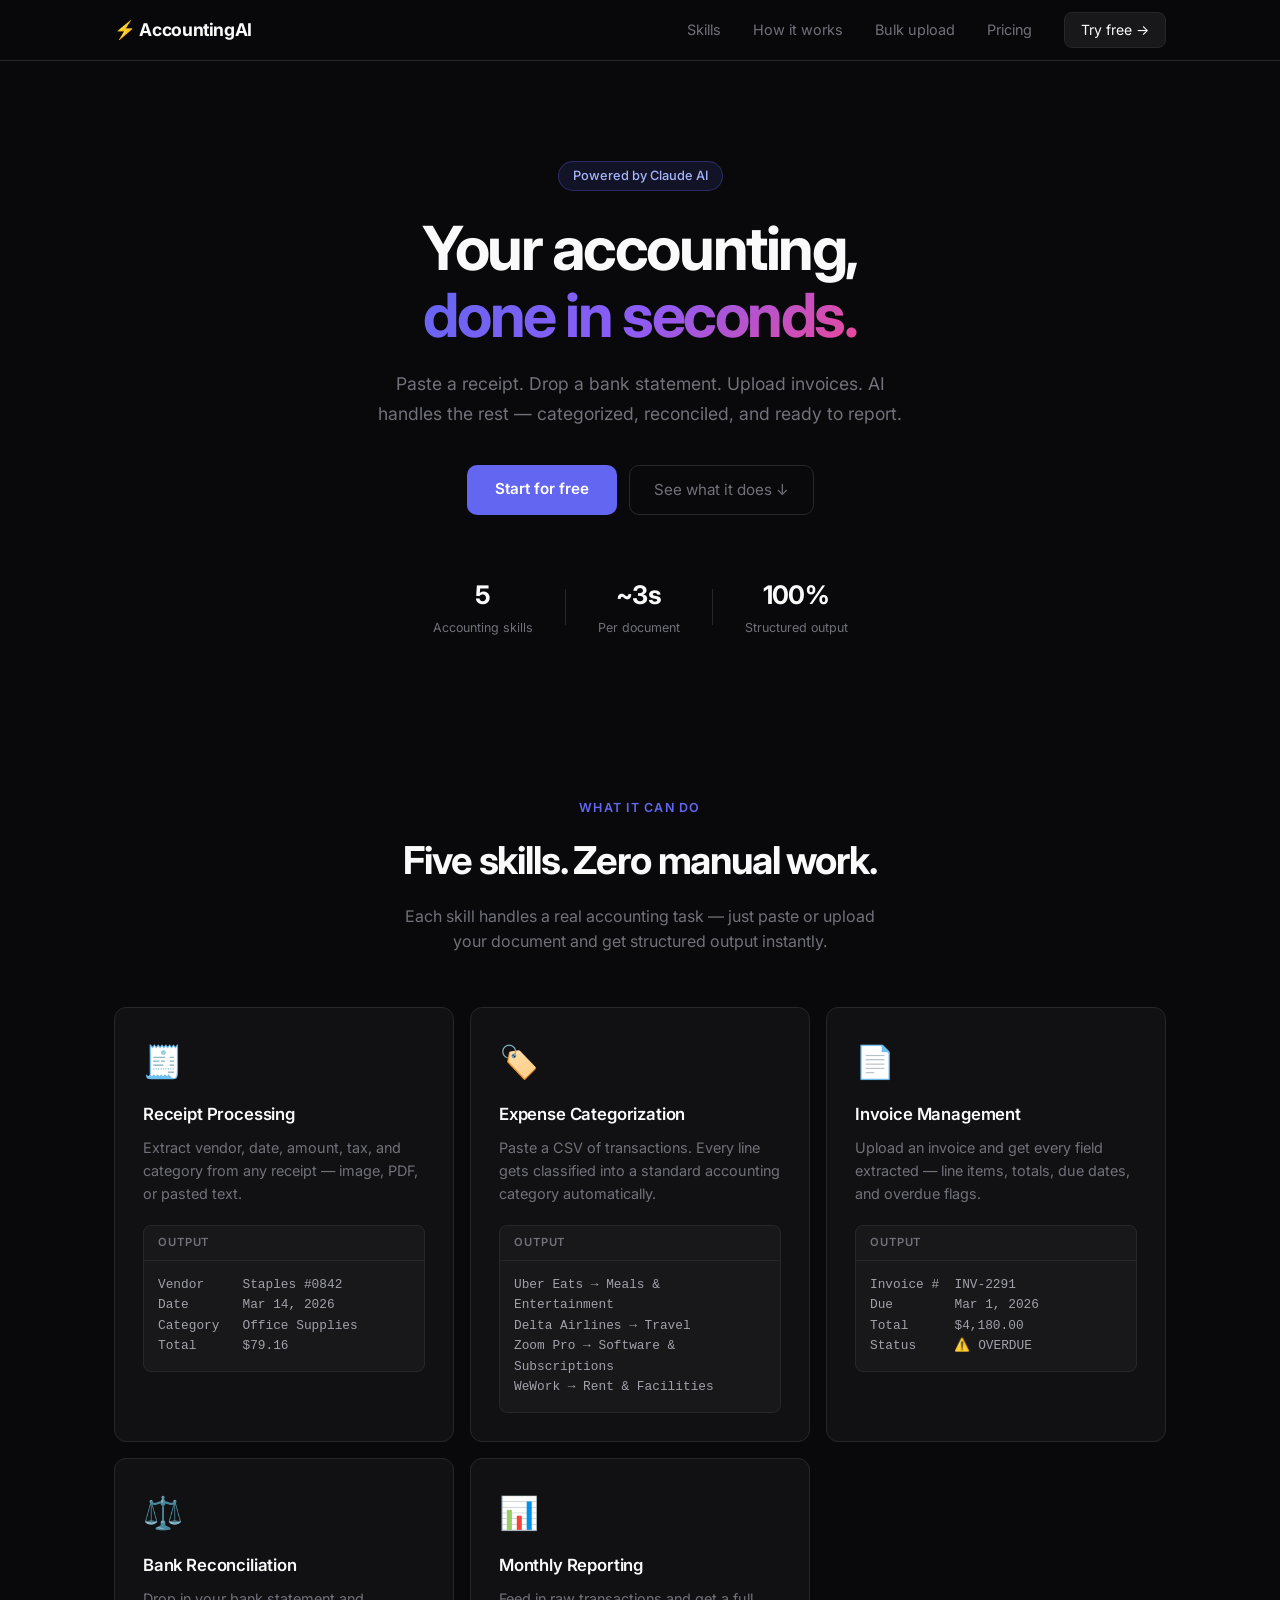
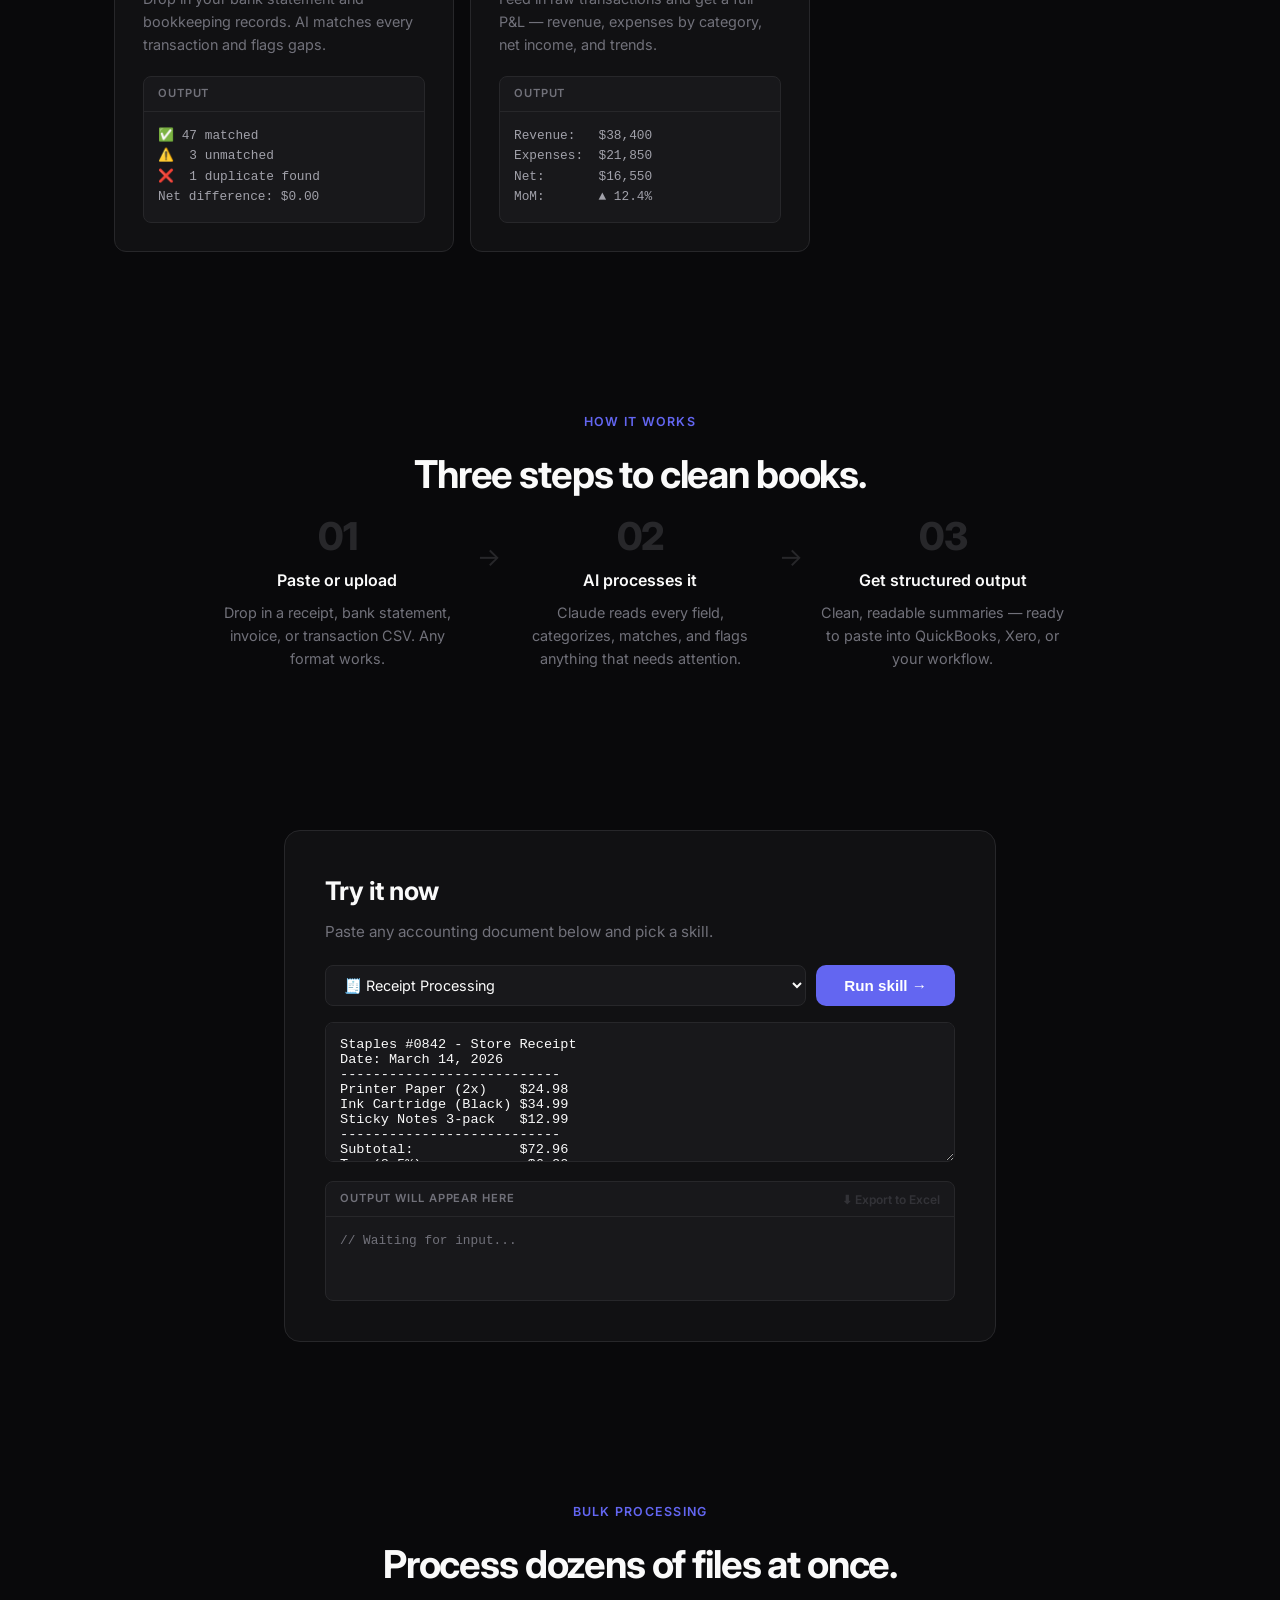
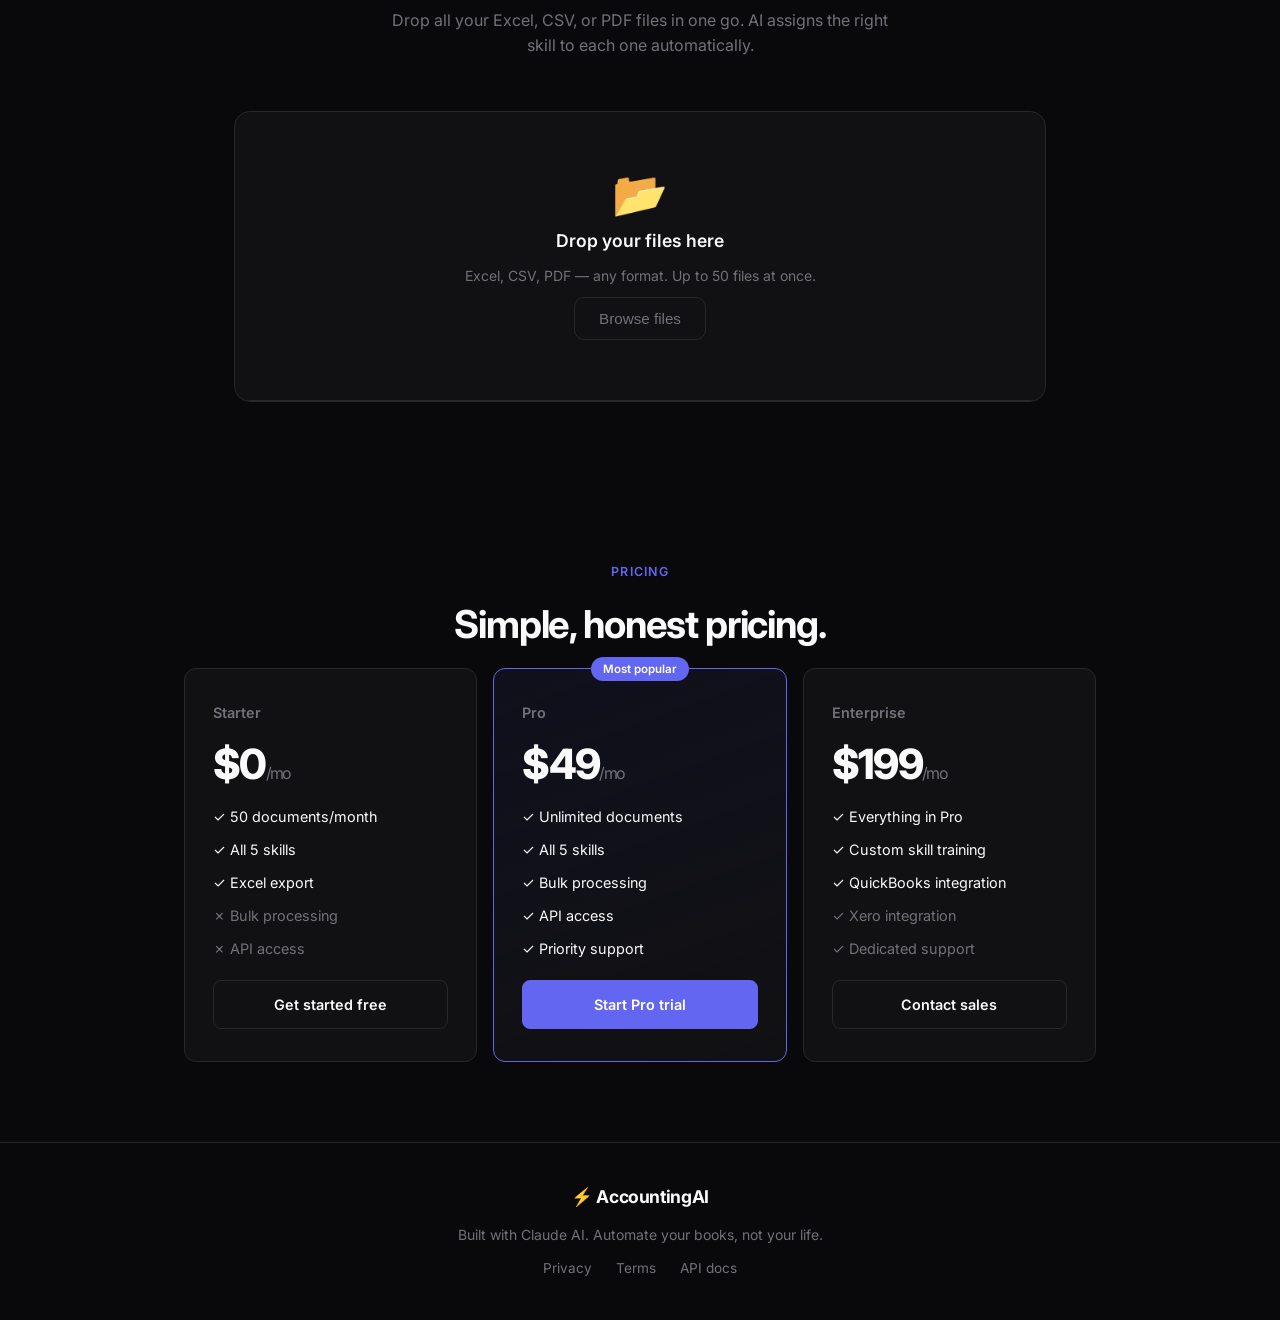
<file: index.html>
<!DOCTYPE html>
<html lang="en">
<head>
  <meta charset="UTF-8" />
  <meta name="viewport" content="width=device-width, initial-scale=1.0" />
  <title>Accounting AI — Automate Your Books</title>
  <link rel="preconnect" href="https://fonts.googleapis.com" />
  <link href="https://fonts.googleapis.com/css2?family=Inter:wght@300;400;500;600;700&display=swap" rel="stylesheet" />
  <style>
*, *::before, *::after { box-sizing: border-box; margin: 0; padding: 0; }

:root {
  --bg: #09090b;
  --bg2: #111113;
  --bg3: #18181b;
  --border: #27272a;
  --text: #fafafa;
  --muted: #71717a;
  --accent: #6366f1;
  --accent2: #8b5cf6;
  --green: #22c55e;
  --yellow: #eab308;
  --red: #ef4444;
  --radius: 12px;
}

html { scroll-behavior: smooth; }

body {
  font-family: 'Inter', sans-serif;
  background: var(--bg);
  color: var(--text);
  line-height: 1.6;
  font-size: 16px;
}

/* NAV */
nav {
  position: sticky;
  top: 0;
  z-index: 100;
  border-bottom: 1px solid var(--border);
  background: rgba(9,9,11,0.85);
  backdrop-filter: blur(12px);
}
.nav-inner {
  max-width: 1100px;
  margin: 0 auto;
  padding: 0 24px;
  height: 60px;
  display: flex;
  align-items: center;
  justify-content: space-between;
}
.logo { font-weight: 700; font-size: 1.1rem; letter-spacing: -0.02em; }
.nav-links { display: flex; align-items: center; gap: 32px; }
.nav-links a { color: var(--muted); text-decoration: none; font-size: 0.9rem; transition: color 0.15s; }
.nav-links a:hover { color: var(--text); }
.btn-nav { color: var(--text) !important; background: var(--bg3); border: 1px solid var(--border); padding: 6px 16px; border-radius: 8px; font-size: 0.875rem !important; }
.btn-nav:hover { border-color: var(--accent) !important; }

/* HERO */
.hero { max-width: 760px; margin: 0 auto; padding: 100px 24px 80px; text-align: center; }
.hero-badge { display: inline-block; background: rgba(99,102,241,0.12); border: 1px solid rgba(99,102,241,0.3); color: #a5b4fc; font-size: 0.8rem; font-weight: 500; padding: 4px 14px; border-radius: 100px; margin-bottom: 24px; }
.hero h1 { font-size: clamp(2.4rem, 6vw, 3.8rem); font-weight: 700; line-height: 1.1; letter-spacing: -0.04em; margin-bottom: 20px; }
.gradient { background: linear-gradient(135deg, var(--accent), var(--accent2), #ec4899); -webkit-background-clip: text; -webkit-text-fill-color: transparent; background-clip: text; }
.hero-sub { color: var(--muted); font-size: 1.1rem; max-width: 540px; margin: 0 auto 36px; line-height: 1.7; }
.hero-cta { display: flex; gap: 12px; justify-content: center; margin-bottom: 60px; flex-wrap: wrap; }
.btn-primary { background: var(--accent); color: #fff; padding: 12px 28px; border-radius: 10px; text-decoration: none; font-weight: 600; font-size: 0.95rem; border: none; cursor: pointer; transition: opacity 0.15s, transform 0.1s; display: inline-block; }
.btn-primary:hover { opacity: 0.9; transform: translateY(-1px); }
.btn-ghost { background: transparent; color: var(--muted); padding: 12px 24px; border-radius: 10px; text-decoration: none; font-size: 0.95rem; border: 1px solid var(--border); transition: color 0.15s, border-color 0.15s; }
.btn-ghost:hover { color: var(--text); border-color: var(--muted); }
.hero-stats { display: flex; justify-content: center; align-items: center; gap: 32px; flex-wrap: wrap; }
.stat { display: flex; flex-direction: column; align-items: center; gap: 2px; }
.stat-num { font-size: 1.6rem; font-weight: 700; letter-spacing: -0.03em; }
.stat-label { font-size: 0.78rem; color: var(--muted); }
.stat-divider { width: 1px; height: 36px; background: var(--border); }

/* SECTIONS */
section { padding: 80px 24px; }
.section-label { text-align: center; font-size: 0.78rem; font-weight: 600; letter-spacing: 0.1em; text-transform: uppercase; color: var(--accent); margin-bottom: 12px; }
section > h2 { text-align: center; font-size: clamp(1.6rem, 4vw, 2.4rem); font-weight: 700; letter-spacing: -0.03em; margin-bottom: 12px; }
.section-sub { text-align: center; color: var(--muted); max-width: 500px; margin: 0 auto 52px; font-size: 1rem; }

/* SKILLS GRID */
.skills { max-width: 1100px; margin: 0 auto; }
.skills-grid { display: grid; grid-template-columns: repeat(auto-fit, minmax(300px, 1fr)); gap: 16px; }
.skill-card { background: var(--bg2); border: 1px solid var(--border); border-radius: var(--radius); padding: 28px; transition: border-color 0.2s, transform 0.15s; cursor: default; }
.skill-card:hover { border-color: rgba(99,102,241,0.4); transform: translateY(-2px); }
.skill-icon { font-size: 2rem; margin-bottom: 14px; }
.skill-card h3 { font-size: 1.05rem; font-weight: 600; margin-bottom: 8px; letter-spacing: -0.01em; }
.skill-card > p { color: var(--muted); font-size: 0.9rem; margin-bottom: 20px; }
.skill-output { background: var(--bg3); border: 1px solid var(--border); border-radius: 8px; overflow: hidden; }
.output-label { font-size: 0.7rem; font-weight: 600; text-transform: uppercase; letter-spacing: 0.08em; color: var(--muted); padding: 8px 14px; border-bottom: 1px solid var(--border); }
.skill-output pre, .try-output pre { font-family: 'SF Mono', 'Fira Code', monospace; font-size: 0.8rem; color: #a1a1aa; padding: 14px; white-space: pre-wrap; line-height: 1.6; }

/* HOW IT WORKS */
.how { max-width: 900px; margin: 0 auto; }
.steps { display: flex; align-items: flex-start; gap: 16px; justify-content: center; flex-wrap: wrap; }
.step { flex: 1; min-width: 200px; max-width: 260px; text-align: center; }
.step-num { font-size: 2.4rem; font-weight: 800; letter-spacing: -0.04em; color: var(--border); margin-bottom: 12px; line-height: 1; }
.step h3 { font-size: 1rem; font-weight: 600; margin-bottom: 8px; }
.step p { color: var(--muted); font-size: 0.9rem; }
.step-arrow { font-size: 1.6rem; color: var(--border); margin-top: 20px; flex-shrink: 0; }

/* TRY IT */
.try-it { max-width: 760px; margin: 0 auto; }
.try-card { background: var(--bg2); border: 1px solid var(--border); border-radius: 16px; padding: 40px; }
.try-card h2 { font-size: 1.6rem; font-weight: 700; margin-bottom: 8px; letter-spacing: -0.02em; }
.try-card > p { color: var(--muted); font-size: 0.95rem; margin-bottom: 20px; }
.try-row { display: flex; gap: 10px; margin-bottom: 16px; flex-wrap: wrap; }
select { background: var(--bg3); border: 1px solid var(--border); color: var(--text); padding: 10px 14px; border-radius: 8px; font-family: inherit; font-size: 0.9rem; flex: 1; min-width: 200px; cursor: pointer; }
select:focus { outline: none; border-color: var(--accent); }
textarea { width: 100%; background: var(--bg3); border: 1px solid var(--border); color: var(--text); padding: 14px; border-radius: 8px; font-family: 'SF Mono', 'Fira Code', monospace; font-size: 0.85rem; min-height: 140px; resize: vertical; transition: border-color 0.15s; margin-bottom: 12px; }
textarea:focus { outline: none; border-color: var(--accent); }
textarea::placeholder { color: var(--muted); }
.try-output { background: var(--bg3); border: 1px solid var(--border); border-radius: 8px; overflow: hidden; min-height: 120px; }
.output-header { display: flex; align-items: center; justify-content: space-between; border-bottom: 1px solid var(--border); }
.output-header .output-label { border-bottom: none; }
.btn-export { background: transparent; border: none; color: var(--muted); font-size: 0.75rem; font-weight: 600; padding: 8px 14px; cursor: pointer; transition: color 0.15s; font-family: inherit; white-space: nowrap; }
.btn-export:not(:disabled):hover { color: var(--green); }
.btn-export:disabled { opacity: 0.3; cursor: default; }
.btn-export.ready { color: var(--green); }
#output-pre { color: var(--muted); }
#output-pre.ready { color: var(--green); }

/* BULK UPLOAD */
.bulk { max-width: 860px; margin: 0 auto; }
.bulk-card { background: var(--bg2); border: 1px solid var(--border); border-radius: 16px; overflow: hidden; }
.drop-zone { display: flex; flex-direction: column; align-items: center; justify-content: center; gap: 10px; padding: 60px 40px; border-bottom: 1px solid var(--border); cursor: pointer; transition: background 0.15s; text-align: center; }
.drop-zone.drag-over { background: rgba(99,102,241,0.06); }
.drop-icon { font-size: 2.8rem; line-height: 1; }
.drop-title { font-size: 1.1rem; font-weight: 600; margin: 0; }
.drop-sub { color: var(--muted); font-size: 0.875rem; margin: 0; }
.queue-header { display: flex; align-items: center; justify-content: space-between; padding: 16px 20px; border-bottom: 1px solid var(--border); flex-wrap: wrap; gap: 10px; }
.queue-meta { font-size: 0.875rem; color: var(--muted); font-weight: 500; }
.queue-actions { display: flex; gap: 8px; }
.btn-sm { padding: 6px 14px !important; font-size: 0.8rem !important; }
.file-list { display: flex; flex-direction: column; }
.file-row { display: grid; grid-template-columns: 28px 1fr auto auto; align-items: center; gap: 12px; padding: 12px 20px; border-bottom: 1px solid var(--border); transition: background 0.1s; }
.file-row:last-child { border-bottom: none; }
.file-row:hover { background: var(--bg3); }
.file-icon { font-size: 1.2rem; text-align: center; }
.file-info { min-width: 0; }
.file-name { font-size: 0.875rem; font-weight: 500; white-space: nowrap; overflow: hidden; text-overflow: ellipsis; }
.file-size { font-size: 0.75rem; color: var(--muted); }
.file-skill select { background: var(--bg3); border: 1px solid var(--border); color: var(--muted); padding: 4px 8px; border-radius: 6px; font-size: 0.78rem; font-family: inherit; cursor: pointer; min-width: 0; flex: unset; min-width: unset; }
.file-status { font-size: 0.75rem; font-weight: 600; padding: 3px 10px; border-radius: 100px; white-space: nowrap; }
.status-pending { color: var(--muted); background: var(--bg3); }
.status-processing { color: #f59e0b; background: rgba(245,158,11,0.1); }
.status-done { color: var(--green); background: rgba(34,197,94,0.1); }
.status-error { color: var(--red); background: rgba(239,68,68,0.1); }
.results-header { display: flex; align-items: center; justify-content: space-between; padding: 16px 20px; border-top: 1px solid var(--border); border-bottom: 1px solid var(--border); }
.results-title { font-size: 0.875rem; font-weight: 600; color: var(--muted); text-transform: uppercase; letter-spacing: 0.07em; }
.results-list { display: flex; flex-direction: column; }
.result-row { border-bottom: 1px solid var(--border); overflow: hidden; }
.result-row:last-child { border-bottom: none; }
.result-header { display: flex; align-items: center; gap: 12px; padding: 12px 20px; cursor: pointer; transition: background 0.1s; }
.result-header:hover { background: var(--bg3); }
.result-chevron { color: var(--muted); font-size: 0.7rem; transition: transform 0.2s; flex-shrink: 0; }
.result-row.open .result-chevron { transform: rotate(90deg); }
.result-file { font-size: 0.875rem; font-weight: 500; flex: 1; min-width: 0; overflow: hidden; text-overflow: ellipsis; white-space: nowrap; }
.result-skill-tag { font-size: 0.72rem; font-weight: 600; padding: 2px 8px; border-radius: 100px; background: rgba(99,102,241,0.15); color: #a5b4fc; white-space: nowrap; }
.result-body { display: none; background: var(--bg3); border-top: 1px solid var(--border); }
.result-row.open .result-body { display: block; }
.result-pre { font-family: 'SF Mono', 'Fira Code', monospace; font-size: 0.8rem; color: var(--green); padding: 16px 20px; white-space: pre-wrap; line-height: 1.6; margin: 0; }

/* PRICING */
.pricing { max-width: 960px; margin: 0 auto; }
.plans { display: grid; grid-template-columns: repeat(auto-fit, minmax(260px, 1fr)); gap: 16px; align-items: stretch; }
.plan { background: var(--bg2); border: 1px solid var(--border); border-radius: var(--radius); padding: 32px 28px; position: relative; display: flex; flex-direction: column; gap: 20px; }
.plan-featured { border-color: var(--accent); background: linear-gradient(160deg, rgba(99,102,241,0.08), var(--bg2)); }
.plan-badge { position: absolute; top: -12px; left: 50%; transform: translateX(-50%); background: var(--accent); color: #fff; font-size: 0.72rem; font-weight: 600; padding: 3px 12px; border-radius: 100px; white-space: nowrap; }
.plan-name { font-size: 0.9rem; font-weight: 600; color: var(--muted); }
.plan-price { font-size: 2.6rem; font-weight: 800; letter-spacing: -0.04em; line-height: 1; }
.plan-price span { font-size: 1rem; font-weight: 400; color: var(--muted); }
.plan ul { list-style: none; display: flex; flex-direction: column; gap: 10px; flex: 1; }
.plan li { font-size: 0.9rem; color: var(--muted); }
.plan li:first-child, .plan li:nth-child(2), .plan li:nth-child(3) { color: var(--text); }
.plan-featured li { color: var(--text) !important; }
.btn-plan { display: block; text-align: center; padding: 12px; border-radius: 8px; text-decoration: none; font-size: 0.9rem; font-weight: 600; border: 1px solid var(--border); color: var(--text); transition: border-color 0.15s; }
.btn-plan:hover { border-color: var(--muted); }
.btn-plan-featured { background: var(--accent); border-color: var(--accent); color: #fff; }
.btn-plan-featured:hover { opacity: 0.9; border-color: var(--accent) !important; }

/* FOOTER */
footer { border-top: 1px solid var(--border); padding: 40px 24px; }
.footer-inner { max-width: 1100px; margin: 0 auto; display: flex; flex-direction: column; align-items: center; gap: 12px; text-align: center; }
.footer-inner p { color: var(--muted); font-size: 0.875rem; }
.footer-links { display: flex; gap: 24px; }
.footer-links a { color: var(--muted); text-decoration: none; font-size: 0.85rem; }
.footer-links a:hover { color: var(--text); }

@media (max-width: 600px) {
  .nav-links { display: none; }
  .step-arrow { display: none; }
  .steps { flex-direction: column; align-items: center; }
  .try-card { padding: 24px; }
}
  </style>
</head>
<body>

  <nav>
    <div class="nav-inner">
      <div class="logo">⚡ AccountingAI</div>
      <div class="nav-links">
        <a href="#skills">Skills</a>
        <a href="#how">How it works</a>
        <a href="#bulk">Bulk upload</a>
        <a href="#pricing">Pricing</a>
        <a href="#try" class="btn-nav">Try free →</a>
      </div>
    </div>
  </nav>

  <section class="hero">
    <div class="hero-badge">Powered by Claude AI</div>
    <h1>Your accounting,<br /><span class="gradient">done in seconds.</span></h1>
    <p class="hero-sub">Paste a receipt. Drop a bank statement. Upload invoices. AI handles the rest — categorized, reconciled, and ready to report.</p>
    <div class="hero-cta">
      <a href="#try" class="btn-primary">Start for free</a>
      <a href="#skills" class="btn-ghost">See what it does ↓</a>
    </div>
    <div class="hero-stats">
      <div class="stat"><span class="stat-num">5</span><span class="stat-label">Accounting skills</span></div>
      <div class="stat-divider"></div>
      <div class="stat"><span class="stat-num">~3s</span><span class="stat-label">Per document</span></div>
      <div class="stat-divider"></div>
      <div class="stat"><span class="stat-num">100%</span><span class="stat-label">Structured output</span></div>
    </div>
  </section>

  <section class="skills" id="skills">
    <div class="section-label">What it can do</div>
    <h2>Five skills. Zero manual work.</h2>
    <p class="section-sub">Each skill handles a real accounting task — just paste or upload your document and get structured output instantly.</p>
    <div class="skills-grid">
      <div class="skill-card">
        <div class="skill-icon">🧾</div>
        <h3>Receipt Processing</h3>
        <p>Extract vendor, date, amount, tax, and category from any receipt — image, PDF, or pasted text.</p>
        <div class="skill-output">
          <div class="output-label">Output</div>
          <pre>Vendor     Staples #0842
Date       Mar 14, 2026
Category   Office Supplies
Total      $79.16</pre>
        </div>
      </div>
      <div class="skill-card">
        <div class="skill-icon">🏷️</div>
        <h3>Expense Categorization</h3>
        <p>Paste a CSV of transactions. Every line gets classified into a standard accounting category automatically.</p>
        <div class="skill-output">
          <div class="output-label">Output</div>
          <pre>Uber Eats → Meals & Entertainment
Delta Airlines → Travel
Zoom Pro → Software & Subscriptions
WeWork → Rent & Facilities</pre>
        </div>
      </div>
      <div class="skill-card">
        <div class="skill-icon">📄</div>
        <h3>Invoice Management</h3>
        <p>Upload an invoice and get every field extracted — line items, totals, due dates, and overdue flags.</p>
        <div class="skill-output">
          <div class="output-label">Output</div>
          <pre>Invoice #  INV-2291
Due        Mar 1, 2026
Total      $4,180.00
Status     ⚠️ OVERDUE</pre>
        </div>
      </div>
      <div class="skill-card">
        <div class="skill-icon">⚖️</div>
        <h3>Bank Reconciliation</h3>
        <p>Drop in your bank statement and bookkeeping records. AI matches every transaction and flags gaps.</p>
        <div class="skill-output">
          <div class="output-label">Output</div>
          <pre>✅ 47 matched
⚠️  3 unmatched
❌  1 duplicate found
Net difference: $0.00</pre>
        </div>
      </div>
      <div class="skill-card">
        <div class="skill-icon">📊</div>
        <h3>Monthly Reporting</h3>
        <p>Feed in raw transactions and get a full P&amp;L — revenue, expenses by category, net income, and trends.</p>
        <div class="skill-output">
          <div class="output-label">Output</div>
          <pre>Revenue:   $38,400
Expenses:  $21,850
Net:       $16,550
MoM:       ▲ 12.4%</pre>
        </div>
      </div>
    </div>
  </section>

  <section class="how" id="how">
    <div class="section-label">How it works</div>
    <h2>Three steps to clean books.</h2>
    <div class="steps">
      <div class="step">
        <div class="step-num">01</div>
        <h3>Paste or upload</h3>
        <p>Drop in a receipt, bank statement, invoice, or transaction CSV. Any format works.</p>
      </div>
      <div class="step-arrow">→</div>
      <div class="step">
        <div class="step-num">02</div>
        <h3>AI processes it</h3>
        <p>Claude reads every field, categorizes, matches, and flags anything that needs attention.</p>
      </div>
      <div class="step-arrow">→</div>
      <div class="step">
        <div class="step-num">03</div>
        <h3>Get structured output</h3>
        <p>Clean, readable summaries — ready to paste into QuickBooks, Xero, or your workflow.</p>
      </div>
    </div>
  </section>

  <section class="try-it" id="try">
    <div class="try-card">
      <h2>Try it now</h2>
      <p>Paste any accounting document below and pick a skill.</p>
      <div class="try-row">
        <select id="skill-select">
          <option value="receipt">🧾 Receipt Processing</option>
          <option value="categorize">🏷️ Expense Categorization</option>
          <option value="invoice">📄 Invoice Management</option>
          <option value="reconcile">⚖️ Bank Reconciliation</option>
          <option value="report">📊 Monthly Reporting</option>
        </select>
        <button class="btn-primary" id="run-btn">Run skill →</button>
      </div>
      <textarea id="doc-input" placeholder="Paste your receipt, invoice, transactions, or bank statement here..."></textarea>
      <div class="try-output" id="try-output">
        <div class="output-header">
          <div class="output-label">Output will appear here</div>
          <button class="btn-export" id="export-btn" disabled>⬇ Export to Excel</button>
        </div>
        <pre id="output-pre">// Waiting for input...</pre>
      </div>
    </div>
  </section>

  <section class="bulk" id="bulk">
    <div class="section-label">Bulk Processing</div>
    <h2>Process dozens of files at once.</h2>
    <p class="section-sub">Drop all your Excel, CSV, or PDF files in one go. AI assigns the right skill to each one automatically.</p>
    <div class="bulk-card">
      <div class="drop-zone" id="drop-zone">
        <input type="file" id="file-input" multiple accept=".xlsx,.xls,.csv,.pdf,.txt" hidden />
        <div class="drop-icon">📂</div>
        <p class="drop-title">Drop your files here</p>
        <p class="drop-sub">Excel, CSV, PDF — any format. Up to 50 files at once.</p>
        <button class="btn-ghost" id="browse-btn">Browse files</button>
      </div>
      <div class="file-queue" id="file-queue" style="display:none">
        <div class="queue-header">
          <div class="queue-meta" id="queue-meta">0 files selected</div>
          <div class="queue-actions">
            <button class="btn-ghost btn-sm" id="clear-btn">Clear all</button>
            <button class="btn-primary btn-sm" id="process-all-btn">⚡ Process all</button>
          </div>
        </div>
        <div class="file-list" id="file-list"></div>
      </div>
      <div class="bulk-results" id="bulk-results" style="display:none">
        <div class="results-header">
          <div class="results-title" id="results-title">Results</div>
          <button class="btn-export ready" id="export-all-btn">⬇ Export all to Excel</button>
        </div>
        <div class="results-list" id="results-list"></div>
      </div>
    </div>
  </section>

  <section class="pricing" id="pricing">
    <div class="section-label">Pricing</div>
    <h2>Simple, honest pricing.</h2>
    <div class="plans">
      <div class="plan">
        <div class="plan-name">Starter</div>
        <div class="plan-price">$0<span>/mo</span></div>
        <ul>
          <li>✓ 50 documents/month</li>
          <li>✓ All 5 skills</li>
          <li>✓ Excel export</li>
          <li>✗ Bulk processing</li>
          <li>✗ API access</li>
        </ul>
        <a href="#" class="btn-plan">Get started free</a>
      </div>
      <div class="plan plan-featured">
        <div class="plan-badge">Most popular</div>
        <div class="plan-name">Pro</div>
        <div class="plan-price">$49<span>/mo</span></div>
        <ul>
          <li>✓ Unlimited documents</li>
          <li>✓ All 5 skills</li>
          <li>✓ Bulk processing</li>
          <li>✓ API access</li>
          <li>✓ Priority support</li>
        </ul>
        <a href="#" class="btn-plan btn-plan-featured">Start Pro trial</a>
      </div>
      <div class="plan">
        <div class="plan-name">Enterprise</div>
        <div class="plan-price">$199<span>/mo</span></div>
        <ul>
          <li>✓ Everything in Pro</li>
          <li>✓ Custom skill training</li>
          <li>✓ QuickBooks integration</li>
          <li>✓ Xero integration</li>
          <li>✓ Dedicated support</li>
        </ul>
        <a href="#" class="btn-plan">Contact sales</a>
      </div>
    </div>
  </section>

  <footer>
    <div class="footer-inner">
      <div class="logo">⚡ AccountingAI</div>
      <p>Built with Claude AI. Automate your books, not your life.</p>
      <div class="footer-links">
        <a href="#">Privacy</a>
        <a href="#">Terms</a>
        <a href="#">API docs</a>
      </div>
    </div>
  </footer>

  <script>
const sampleInputs = {
  receipt: `Staples #0842 - Store Receipt\nDate: March 14, 2026\n---------------------------\nPrinter Paper (2x)    $24.98\nInk Cartridge (Black) $34.99\nSticky Notes 3-pack   $12.99\n---------------------------\nSubtotal:             $72.96\nTax (8.5%):            $6.20\n---------------------------\nTOTAL:                $79.16\nPayment: Visa ****4821`,
  categorize: `Date,Merchant,Amount\n2026-03-01,Uber Eats,48.20\n2026-03-02,Delta Airlines,380.00\n2026-03-03,Zoom Pro,15.99\n2026-03-05,WeWork Monthly,800.00\n2026-03-07,Staples,79.16\n2026-03-10,AWS,142.50\n2026-03-12,Marriott Hotel,220.00\n2026-03-14,Adobe Creative Cloud,54.99`,
  invoice: `INVOICE #INV-2291\nFrom: Design Studio LLC\nTo: Acme Corp\nDate: 2026-02-15\nDue: 2026-03-01\n\nServices:\nBrand Redesign (40hrs @ $85)    $3,400.00\nLogo Files & Assets               $400.00\nRush Fee (10%)                    $380.00\n--------------------------------------\nSubtotal:                       $4,180.00\nTax (0%):                           $0.00\nTOTAL DUE:                      $4,180.00`,
  reconcile: `BANK STATEMENT (March 2026):\n03/01 Payroll Direct Debit     -$12,400.00\n03/03 Client Payment ACME       +$8,500.00\n03/05 WeWork                     -$800.00\n03/07 Staples                     -$79.16\n03/09 Duplicate charge Zoom      -$15.99\n03/10 AWS                        -$142.50\n\nBOOKS:\n03/01 Payroll                  -$12,400.00\n03/03 ACME Invoice #209         +$8,500.00\n03/05 WeWork Rent                -$800.00\n03/07 Office Supplies             -$79.16\n03/10 AWS Cloud                  -$142.50`,
  report: `TRANSACTIONS - MARCH 2026\n\nREVENUE:\n03/03  Client ACME Corp         $8,500.00\n03/15  Client Bright Ideas      $6,200.00\n03/22  Client NorthStar LLC    $12,800.00\n03/28  Retainer - FiveOaks       $4,500.00\n\nEXPENSES:\n03/01  Payroll                 $12,400.00\n03/05  WeWork Rent                $800.00\n03/07  Office Supplies             $79.16\n03/09  Zoom Pro                    $15.99\n03/10  AWS                        $142.50\n03/12  Travel - Client Visit      $380.00\n03/14  Adobe CC                    $54.99\n\nFEBRUARY NET: $14,750.00`
};

const sampleOutputs = {
  receipt: `RECEIPT SUMMARY\n━━━━━━━━━━━━━━━━━━━━━━━━━━━━━━━━━━━━\nVendor       Staples #0842\nDate         Mar 14, 2026\nPayment      Visa ****4821\nCategory     Office Supplies\n\nLINE ITEMS\n━━━━━━━━━━━━━━━━━━━━━━━━━━━━━━━━━━━━\nPrinter Paper (2x)                $24.98\nInk Cartridge (Black)             $34.99\nSticky Notes 3-pack               $12.99\n\n━━━━━━━━━━━━━━━━━━━━━━━━━━━━━━━━━━━━\nSubtotal                          $72.96\nTax (8.5%)                         $6.20\nTOTAL                             $79.16`,
  categorize: `Date        Merchant                  Amount     Category\n─────────────────────────────────────────────────────────\n2026-03-01  Uber Eats                 $48.20     Meals & Entertainment\n2026-03-02  Delta Airlines           $380.00     Travel\n2026-03-03  Zoom Pro                  $15.99     Software & Subscriptions\n2026-03-05  WeWork Monthly           $800.00     Rent & Facilities\n2026-03-07  Staples                   $79.16     Office Supplies\n2026-03-10  AWS                      $142.50     Software & Subscriptions\n2026-03-12  Marriott Hotel           $220.00     Travel\n2026-03-14  Adobe Creative Cloud      $54.99     Software & Subscriptions`,
  invoice: `INVOICE SUMMARY\n━━━━━━━━━━━━━━━━━━━━━━━━━━━━━━━━━━━━\nInvoice #    INV-2291\nVendor       Design Studio LLC\nClient       Acme Corp\nIssued       Feb 15, 2026\nDue          Mar 1, 2026\nStatus       ⚠️  OVERDUE — 18 days\n\nLINE ITEMS\n━━━━━━━━━━━━━━━━━━━━━━━━━━━━━━━━━━━━\nBrand Redesign (40hrs @ $85)    $3,400.00\nLogo Files & Assets               $400.00\nRush Fee (10%)                    $380.00\n\n━━━━━━━━━━━━━━━━━━━━━━━━━━━━━━━━━━━━\nSubtotal                        $4,180.00\nTax                                 $0.00\nTOTAL DUE                       $4,180.00`,
  reconcile: `RECONCILIATION SUMMARY — March 2026\n══════════════════════════════════════\n\n✅  5 transactions matched\n⚠️  1 unmatched in bank (Client ACME - missing from books)\n❌  1 DUPLICATE detected: Zoom Pro charged twice on 03/09\n\nMatched transactions:    $-13,421.66\nUnmatched (bank only):   +$8,500.00\nDuplicate charge:           -$15.99\n\nNet difference:          $8,500.00\nAction required:         Book ACME payment + dispute Zoom duplicate`,
  report: `MONTHLY REPORT — March 2026\n══════════════════════════════════\n\nREVENUE\n  Client ACME Corp               $8,500.00\n  Client Bright Ideas            $6,200.00\n  Client NorthStar LLC          $12,800.00\n  Retainer - FiveOaks            $4,500.00\n  ─────────────────────────────────────────\n  Total Revenue                 $32,000.00\n\nEXPENSES\n  Payroll                       $12,400.00\n  Rent & Facilities                $800.00\n  Office Supplies                   $79.16\n  Software & Subscriptions         $212.48\n  Travel                           $380.00\n  ─────────────────────────────────────────\n  Total Expenses                $13,871.64\n\nNET INCOME                      $18,128.36\nFebruary Net                    $14,750.00\nMonth-over-Month                 ▲ +22.9%`
};

const exportData = {
  receipt: { filename: 'receipt_staples_2026-03-14.csv', csv: `Field,Value\nVendor,Staples #0842\nDate,2026-03-14\nPayment Method,Visa ****4821\nCategory,Office Supplies\n,,\nItem,Amount\nPrinter Paper (2x),24.98\nInk Cartridge (Black),34.99\nSticky Notes 3-pack,12.99\n,,\nSubtotal,72.96\nTax,6.20\nTotal,79.16` },
  categorize: { filename: 'expenses_categorized_march2026.csv', csv: `Date,Merchant,Amount,Category\n2026-03-01,Uber Eats,48.20,Meals & Entertainment\n2026-03-02,Delta Airlines,380.00,Travel\n2026-03-03,Zoom Pro,15.99,Software & Subscriptions\n2026-03-05,WeWork Monthly,800.00,Rent & Facilities\n2026-03-07,Staples,79.16,Office Supplies\n2026-03-10,AWS,142.50,Software & Subscriptions\n2026-03-12,Marriott Hotel,220.00,Travel\n2026-03-14,Adobe Creative Cloud,54.99,Software & Subscriptions` },
  invoice: { filename: 'invoice_INV-2291.csv', csv: `Field,Value\nInvoice #,INV-2291\nVendor,Design Studio LLC\nClient,Acme Corp\nIssue Date,2026-02-15\nDue Date,2026-03-01\nStatus,OVERDUE — 18 days\n,,\nDescription,Amount\nBrand Redesign (40hrs @ $85),3400.00\nLogo Files & Assets,400.00\nRush Fee (10%),380.00\n,,\nSubtotal,4180.00\nTax,0.00\nTotal Due,4180.00` },
  reconcile: { filename: 'reconciliation_march2026.csv', csv: `Transaction Date,Description,Bank Amount,Books Amount,Status,Notes\n2026-03-01,Payroll,-12400.00,-12400.00,Matched,\n2026-03-03,Client ACME,8500.00,,Unmatched,Missing from books\n2026-03-05,WeWork,-800.00,-800.00,Matched,\n2026-03-07,Staples,-79.16,-79.16,Matched,\n2026-03-09,Zoom Pro,-15.99,,Duplicate,Charged twice — dispute\n2026-03-10,AWS,-142.50,-142.50,Matched,` },
  report: { filename: 'monthly_report_march2026.csv', csv: `Category,Type,Amount\nClient ACME Corp,Revenue,8500.00\nClient Bright Ideas,Revenue,6200.00\nClient NorthStar LLC,Revenue,12800.00\nRetainer - FiveOaks,Revenue,4500.00\nTotal Revenue,,32000.00\n,,\nPayroll,Expense,12400.00\nRent & Facilities,Expense,800.00\nOffice Supplies,Expense,79.16\nSoftware & Subscriptions,Expense,212.48\nTravel,Expense,380.00\nTotal Expenses,,13871.64\n,,\nNet Income,,18128.36\nFebruary Net,,14750.00\nMonth-over-Month Change,,+22.9%` }
};

function downloadCSV(skill) {
  const { filename, csv } = exportData[skill];
  const blob = new Blob([csv], { type: 'text/csv;charset=utf-8;' });
  const url = URL.createObjectURL(blob);
  const a = document.createElement('a');
  a.href = url; a.download = filename; a.click();
  URL.revokeObjectURL(url);
}

// ── BULK UPLOAD ──────────────────────────────────────────────
const dropZone = document.getElementById('drop-zone');
const fileInput = document.getElementById('file-input');
const browseBtn = document.getElementById('browse-btn');
const fileQueue = document.getElementById('file-queue');
const fileListEl = document.getElementById('file-list');
const queueMeta = document.getElementById('queue-meta');
const clearBtn = document.getElementById('clear-btn');
const processAllBtn = document.getElementById('process-all-btn');
const bulkResults = document.getElementById('bulk-results');
const resultsList = document.getElementById('results-list');
const resultsTitle = document.getElementById('results-title');
const exportAllBtn = document.getElementById('export-all-btn');
let uploadedFiles = [];

const skillOptions = [
  { value: 'auto', label: '🤖 Auto-detect' },
  { value: 'receipt', label: '🧾 Receipt Processing' },
  { value: 'categorize', label: '🏷️ Expense Categorization' },
  { value: 'invoice', label: '📄 Invoice Management' },
  { value: 'reconcile', label: '⚖️ Bank Reconciliation' },
  { value: 'report', label: '📊 Monthly Reporting' },
];

function detectSkill(filename) {
  const f = filename.toLowerCase();
  if (f.includes('receipt') || f.includes('staples') || f.includes('amazon')) return 'receipt';
  if (f.includes('invoice') || f.includes('inv-') || f.includes('bill')) return 'invoice';
  if (f.includes('bank') || f.includes('statement') || f.includes('recon')) return 'reconcile';
  if (f.includes('report') || f.includes('p&l') || f.includes('monthly')) return 'report';
  return 'categorize';
}

function fileIcon(name) {
  const ext = name.split('.').pop().toLowerCase();
  if (ext === 'pdf') return '📄';
  if (['xlsx','xls'].includes(ext)) return '📊';
  if (ext === 'csv') return '📋';
  return '📁';
}

function formatSize(bytes) {
  if (bytes < 1024) return bytes + ' B';
  if (bytes < 1048576) return (bytes/1024).toFixed(1) + ' KB';
  return (bytes/1048576).toFixed(1) + ' MB';
}

function renderFileList() {
  fileListEl.innerHTML = '';
  uploadedFiles.forEach((f, i) => {
    const row = document.createElement('div');
    row.className = 'file-row';
    const detectedSkill = detectSkill(f.name);
    const opts = skillOptions.map(o => `<option value="${o.value}" ${o.value === detectedSkill ? 'selected' : ''}>${o.label}</option>`).join('');
    row.innerHTML = `<div class="file-icon">${fileIcon(f.name)}</div><div class="file-info"><div class="file-name">${f.name}</div><div class="file-size">${formatSize(f.size)}</div></div><div class="file-skill"><select>${opts}</select></div><div class="file-status status-pending" id="status-${i}">Pending</div>`;
    fileListEl.appendChild(row);
  });
  queueMeta.textContent = `${uploadedFiles.length} file${uploadedFiles.length !== 1 ? 's' : ''} selected`;
  fileQueue.style.display = 'block';
  bulkResults.style.display = 'none';
  resultsList.innerHTML = '';
}

function addFiles(newFiles) {
  Array.from(newFiles).forEach(f => { if (!uploadedFiles.find(e => e.name === f.name)) uploadedFiles.push(f); });
  renderFileList();
}

browseBtn.addEventListener('click', (e) => { e.stopPropagation(); fileInput.click(); });
dropZone.addEventListener('click', () => fileInput.click());
fileInput.addEventListener('change', () => addFiles(fileInput.files));
dropZone.addEventListener('dragover', (e) => { e.preventDefault(); dropZone.classList.add('drag-over'); });
dropZone.addEventListener('dragleave', () => dropZone.classList.remove('drag-over'));
dropZone.addEventListener('drop', (e) => { e.preventDefault(); dropZone.classList.remove('drag-over'); addFiles(e.dataTransfer.files); });
clearBtn.addEventListener('click', () => { uploadedFiles = []; fileQueue.style.display = 'none'; bulkResults.style.display = 'none'; fileInput.value = ''; });

const bulkOutputs = {
  receipt:    (n) => `RECEIPT SUMMARY — ${n}\n━━━━━━━━━━━━━━━━━━━━━━━━━━━━━━━\nVendor     Extracted from file\nDate       2026-03-${String(Math.floor(Math.random()*28)+1).padStart(2,'0')}\nCategory   Office Supplies\nTotal      $${(Math.random()*200+20).toFixed(2)}`,
  categorize: (n) => `CATEGORIZATION — ${n}\n━━━━━━━━━━━━━━━━━━━━━━━━━━━━━━━\n${Math.floor(Math.random()*20+5)} transactions processed\nTop category: Software & Subscriptions\nUncategorized: 0\nReady for export`,
  invoice:    (n) => `INVOICE SUMMARY — ${n}\n━━━━━━━━━━━━━━━━━━━━━━━━━━━━━━━\nInvoice #  INV-${Math.floor(Math.random()*9000+1000)}\nVendor     Extracted from file\nDue        2026-04-${String(Math.floor(Math.random()*28)+1).padStart(2,'0')}\nTotal      $${(Math.random()*5000+500).toFixed(2)}\nStatus     ✅ On time`,
  reconcile:  (n) => `RECONCILIATION — ${n}\n━━━━━━━━━━━━━━━━━━━━━━━━━━━━━━━\n✅ ${Math.floor(Math.random()*40+10)} matched\n⚠️  ${Math.floor(Math.random()*3)} unmatched\n❌  0 duplicates\nNet difference: $0.00`,
  report:     (n) => `MONTHLY REPORT — ${n}\n━━━━━━━━━━━━━━━━━━━━━━━━━━━━━━━\nRevenue    $${(Math.random()*40000+10000).toFixed(2)}\nExpenses   $${(Math.random()*20000+5000).toFixed(2)}\nNet        $${(Math.random()*15000+3000).toFixed(2)}\nMoM        ▲ ${(Math.random()*20+1).toFixed(1)}%`,
};

processAllBtn.addEventListener('click', async () => {
  if (!uploadedFiles.length) return;
  processAllBtn.disabled = true;
  processAllBtn.textContent = 'Processing...';
  bulkResults.style.display = 'block';
  resultsList.innerHTML = '';
  resultsTitle.textContent = `Processing ${uploadedFiles.length} files...`;
  const rows = fileListEl.querySelectorAll('.file-row');
  const allResults = [];
  for (let i = 0; i < uploadedFiles.length; i++) {
    const file = uploadedFiles[i];
    const statusEl = document.getElementById(`status-${i}`);
    let skill = rows[i].querySelector('select').value;
    if (skill === 'auto') skill = detectSkill(file.name);
    statusEl.textContent = 'Processing…';
    statusEl.className = 'file-status status-processing';
    await new Promise(r => setTimeout(r, 600 + Math.random() * 600));
    const output = bulkOutputs[skill](file.name);
    allResults.push({ name: file.name, skill, output });
    statusEl.textContent = 'Done';
    statusEl.className = 'file-status status-done';
    const skillLabel = skillOptions.find(o => o.value === skill)?.label || skill;
    const resultRow = document.createElement('div');
    resultRow.className = 'result-row';
    resultRow.innerHTML = `<div class="result-header"><span class="result-chevron">▶</span><span class="result-file">${file.name}</span><span class="result-skill-tag">${skillLabel}</span><span class="file-status status-done">Done</span></div><div class="result-body"><pre class="result-pre">${output}</pre></div>`;
    resultRow.querySelector('.result-header').addEventListener('click', () => resultRow.classList.toggle('open'));
    resultsList.appendChild(resultRow);
    if (i === 0) resultRow.classList.add('open');
  }
  resultsTitle.textContent = `${uploadedFiles.length} files processed`;
  processAllBtn.disabled = false;
  processAllBtn.textContent = '⚡ Process all';
  exportAllBtn.onclick = () => {
    const rows = ['File,Skill,Output Summary'];
    allResults.forEach(r => {
      const summary = r.output.split('\n').slice(0,3).join(' | ').replace(/,/g, ';');
      rows.push(`"${r.name}","${r.skill}","${summary}"`);
    });
    const blob = new Blob([rows.join('\n')], { type: 'text/csv;charset=utf-8;' });
    const url = URL.createObjectURL(blob);
    const a = document.createElement('a');
    a.href = url; a.download = 'bulk_results.csv'; a.click();
    URL.revokeObjectURL(url);
  };
});

// ── TRY-IT SECTION ───────────────────────────────────────────
const skillSelect = document.getElementById('skill-select');
const docInput = document.getElementById('doc-input');
const runBtn = document.getElementById('run-btn');
const outputPre = document.getElementById('output-pre');
const exportBtn = document.getElementById('export-btn');

exportBtn.addEventListener('click', () => downloadCSV(skillSelect.value));

skillSelect.addEventListener('change', () => {
  docInput.value = sampleInputs[skillSelect.value];
  outputPre.textContent = '// Waiting for input...';
  outputPre.className = '';
  exportBtn.disabled = true;
  exportBtn.className = 'btn-export';
});

docInput.value = sampleInputs['receipt'];

runBtn.addEventListener('click', () => {
  const skill = skillSelect.value;
  if (!docInput.value.trim()) { outputPre.textContent = '// Please paste a document above.'; return; }
  runBtn.disabled = true;
  runBtn.textContent = 'Processing...';
  outputPre.textContent = '// Analyzing document...';
  outputPre.className = '';
  const steps = ['// Reading document structure...', '// Extracting fields...', '// Applying ' + skillSelect.options[skillSelect.selectedIndex].text + '...', '// Formatting output...'];
  let i = 0;
  const interval = setInterval(() => {
    if (i < steps.length) { outputPre.textContent = steps[i++]; }
    else {
      clearInterval(interval);
      outputPre.textContent = sampleOutputs[skill];
      outputPre.className = 'ready';
      runBtn.disabled = false;
      runBtn.textContent = 'Run skill →';
      exportBtn.disabled = false;
      exportBtn.className = 'btn-export ready';
    }
  }, 400);
});
  </script>
</body>
</html>
</file>
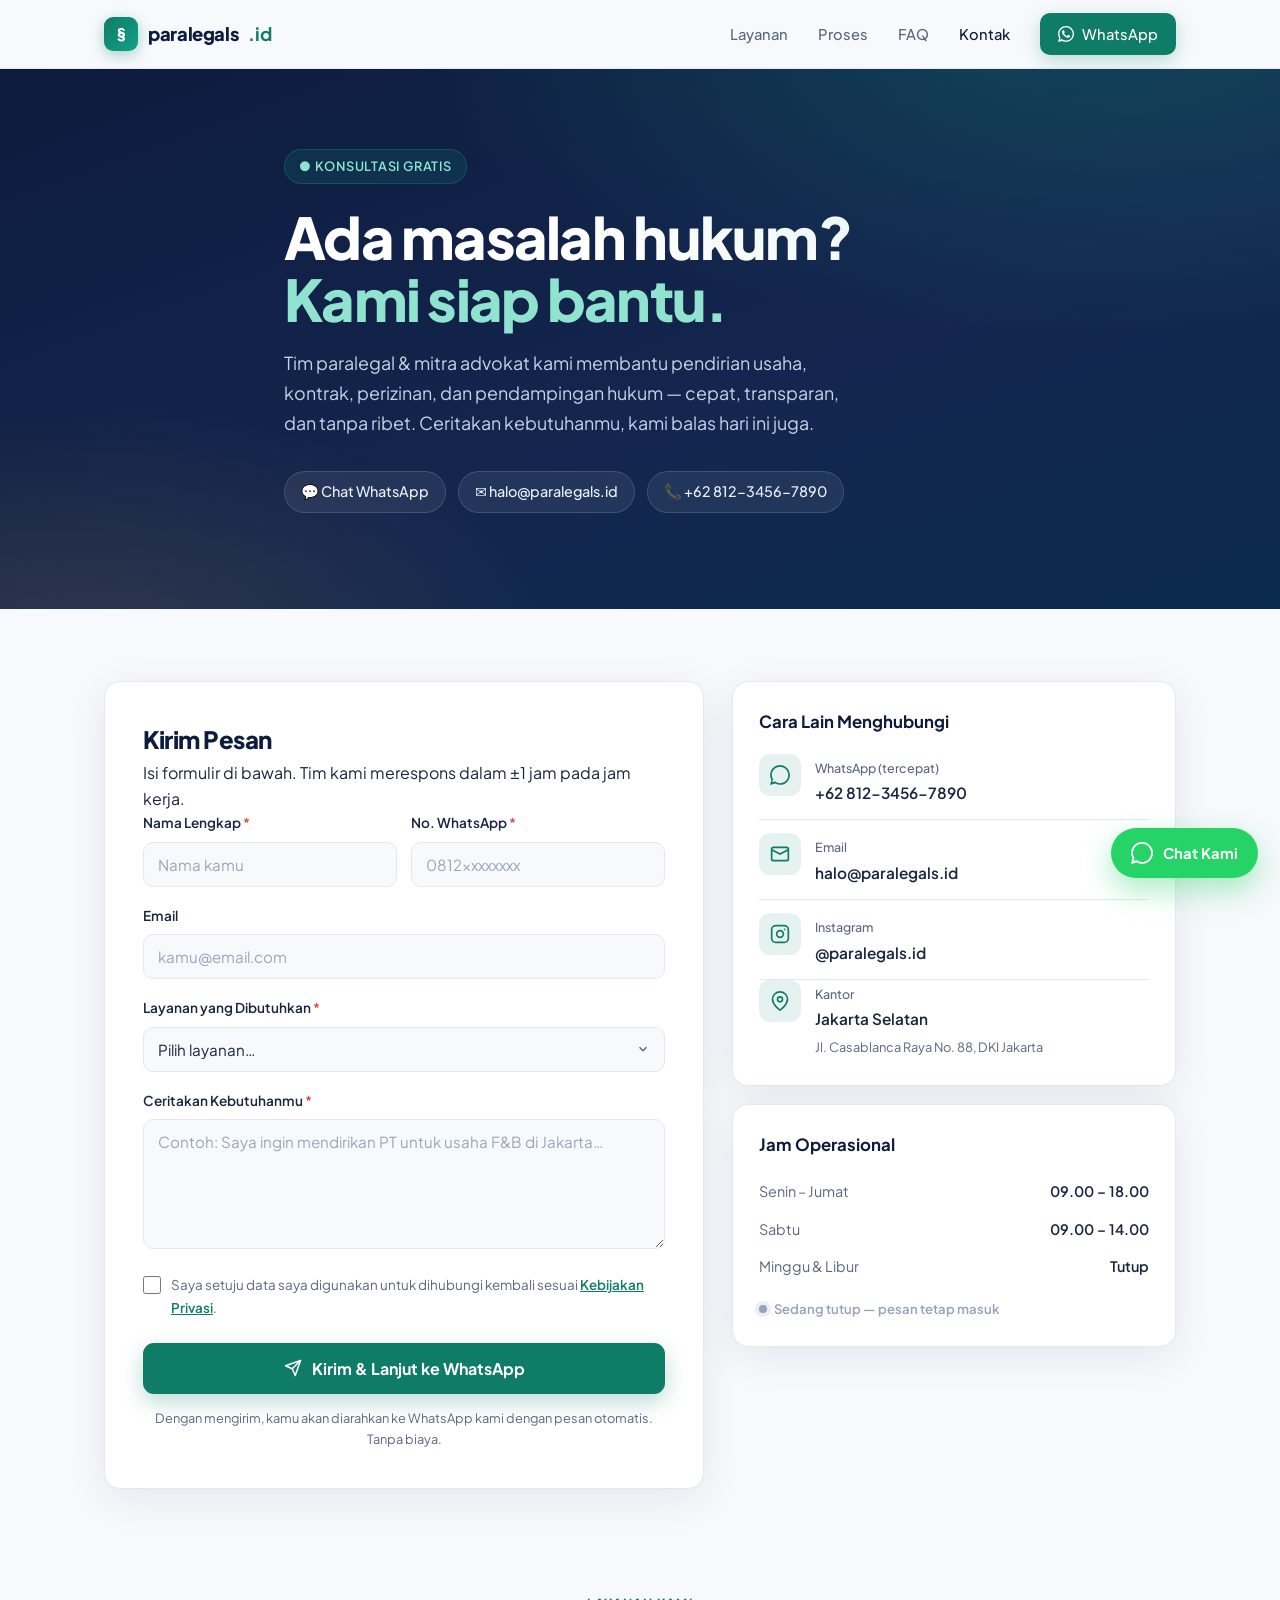
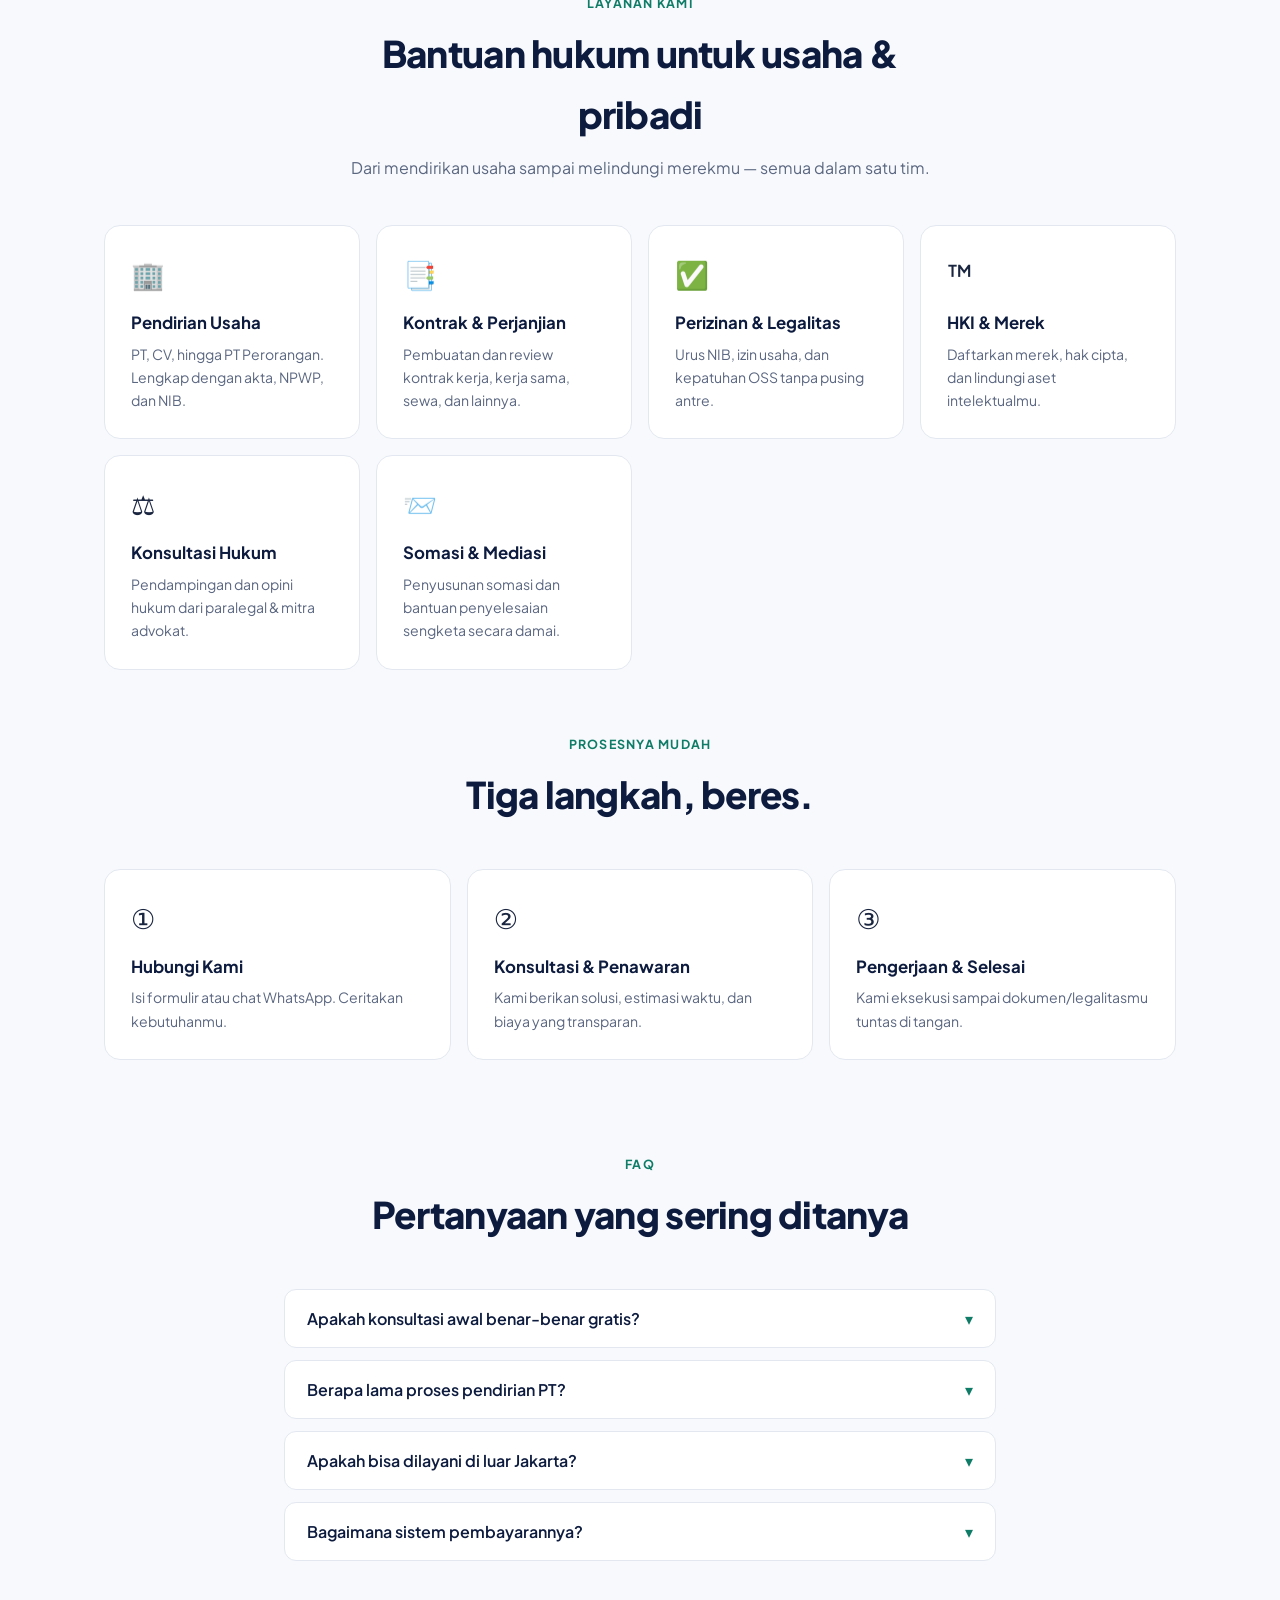
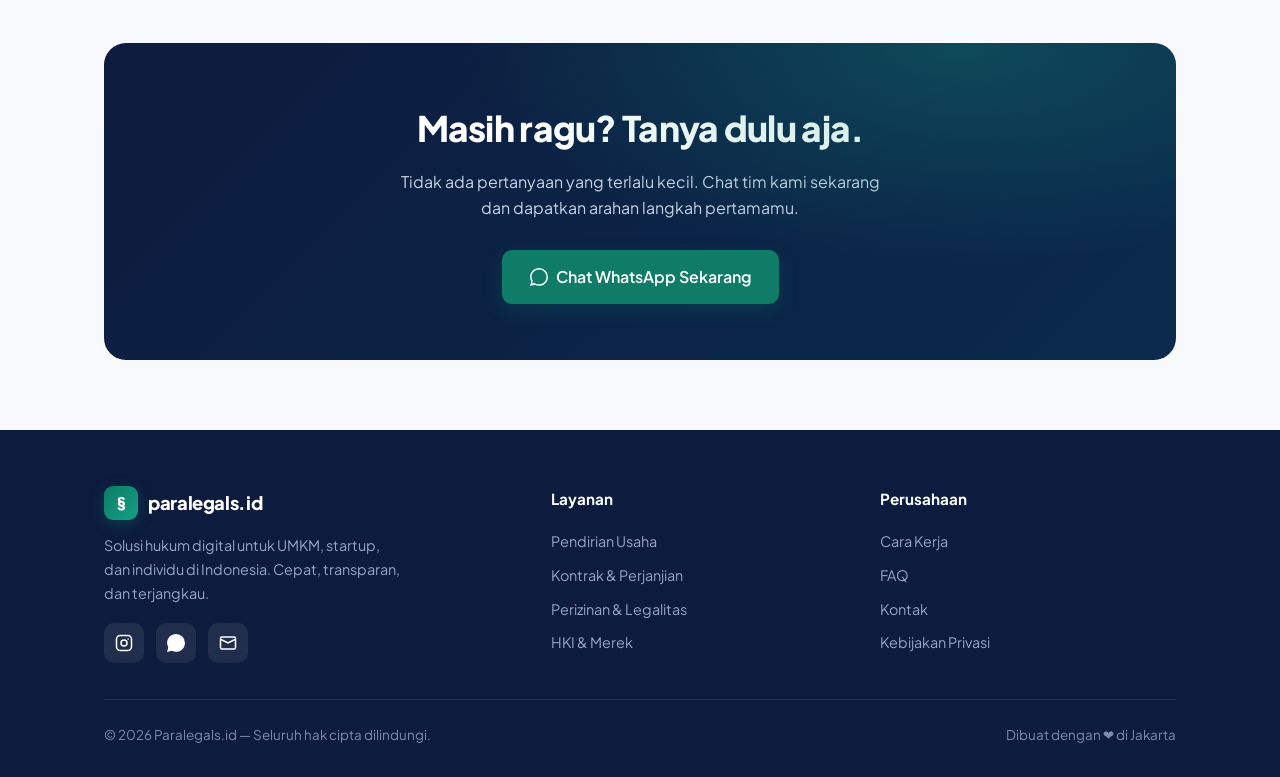
<file: paralegals/index.html>
<!DOCTYPE html>
<html lang="id">
<head>
  <meta charset="UTF-8" />
  <meta name="viewport" content="width=device-width, initial-scale=1.0" />
  <title>Hubungi Kami — Paralegals.id</title>
  <meta name="description" content="Butuh bantuan hukum, pendirian PT, atau pembuatan kontrak? Hubungi tim Paralegals.id. Konsultasi cepat lewat WhatsApp, email, atau isi formulir di bawah." />
  <link rel="preconnect" href="https://fonts.googleapis.com" />
  <link rel="preconnect" href="https://fonts.gstatic.com" crossorigin />
  <link href="https://fonts.googleapis.com/css2?family=Plus+Jakarta+Sans:wght@400;500;600;700;800&display=swap" rel="stylesheet" />
  <style>
*, *::before, *::after { box-sizing: border-box; margin: 0; padding: 0; }

:root {
  --navy: #0d1b3e;
  --navy2: #14264f;
  --ink: #1a2540;
  --paper: #f7f9fc;
  --white: #ffffff;
  --line: #e3e8f0;
  --muted: #5b6781;
  --accent: #0e7c66;     /* legal green */
  --accent2: #14a085;
  --gold: #c79a3a;
  --radius: 16px;
  --shadow: 0 10px 40px rgba(13,27,62,0.08);
  --shadow-lg: 0 24px 60px rgba(13,27,62,0.14);
}

html { scroll-behavior: smooth; }

body {
  font-family: 'Plus Jakarta Sans', system-ui, sans-serif;
  background: var(--paper);
  color: var(--ink);
  line-height: 1.65;
  font-size: 16px;
  -webkit-font-smoothing: antialiased;
}

a { color: inherit; }
.container { max-width: 1120px; margin: 0 auto; padding: 0 24px; }

/* NAV */
nav {
  position: sticky; top: 0; z-index: 100;
  background: rgba(247,249,252,0.85);
  backdrop-filter: blur(14px);
  border-bottom: 1px solid var(--line);
}
.nav-inner { height: 68px; display: flex; align-items: center; justify-content: space-between; }
.logo { display: flex; align-items: center; gap: 10px; font-weight: 800; font-size: 1.15rem; letter-spacing: -0.02em; text-decoration: none; color: var(--navy); }
.logo-mark { width: 34px; height: 34px; border-radius: 9px; background: linear-gradient(135deg, var(--accent), var(--accent2)); display: grid; place-items: center; color: #fff; font-size: 1rem; box-shadow: 0 4px 14px rgba(14,124,102,0.35); }
.logo b { color: var(--accent); }
.nav-links { display: flex; align-items: center; gap: 30px; }
.nav-links a { color: var(--muted); text-decoration: none; font-size: 0.92rem; font-weight: 500; transition: color 0.15s; }
.nav-links a:hover, .nav-links a.active { color: var(--navy); }
.btn-wa { display: inline-flex; align-items: center; gap: 8px; background: var(--accent); color: #fff !important; padding: 9px 18px; border-radius: 10px; font-size: 0.9rem; font-weight: 600; text-decoration: none; transition: transform 0.12s, box-shadow 0.15s; box-shadow: 0 6px 18px rgba(14,124,102,0.25); }
.btn-wa:hover { transform: translateY(-1px); box-shadow: 0 10px 24px rgba(14,124,102,0.32); }
.nav-toggle { display: none; background: none; border: none; cursor: pointer; font-size: 1.5rem; color: var(--navy); }

/* HERO */
.hero { position: relative; overflow: hidden; background: linear-gradient(160deg, var(--navy) 0%, var(--navy2) 60%, #0a2a4d 100%); color: #fff; }
.hero::after { content: ""; position: absolute; inset: 0; background: radial-gradient(700px 320px at 85% -10%, rgba(20,160,133,0.28), transparent), radial-gradient(500px 260px at 5% 110%, rgba(199,154,58,0.16), transparent); pointer-events: none; }
.hero-inner { position: relative; padding: 80px 24px 96px; max-width: 760px; }
.eyebrow { display: inline-flex; align-items: center; gap: 8px; font-size: 0.8rem; font-weight: 600; letter-spacing: 0.06em; text-transform: uppercase; color: #8fe3cf; background: rgba(20,160,133,0.14); border: 1px solid rgba(20,160,133,0.3); padding: 6px 14px; border-radius: 100px; }
.hero h1 { font-size: clamp(2.3rem, 6vw, 3.6rem); font-weight: 800; line-height: 1.08; letter-spacing: -0.03em; margin: 22px 0 18px; }
.hero h1 span { color: #8fe3cf; }
.hero p { font-size: 1.12rem; color: #c7d2e6; max-width: 560px; }
.hero-quick { display: flex; flex-wrap: wrap; gap: 12px; margin-top: 34px; }
.quick-chip { display: inline-flex; align-items: center; gap: 8px; background: rgba(255,255,255,0.07); border: 1px solid rgba(255,255,255,0.14); color: #eaf1fb; padding: 8px 16px; border-radius: 100px; font-size: 0.9rem; font-weight: 500; text-decoration: none; transition: background 0.15s, border-color 0.15s; }
.quick-chip:hover { background: rgba(255,255,255,0.13); border-color: rgba(255,255,255,0.3); }

/* MAIN GRID */
.contact-section { padding: 72px 0 40px; }
.contact-grid { display: grid; grid-template-columns: 1.15fr 0.85fr; gap: 28px; align-items: start; }

/* FORM CARD */
.card { background: var(--white); border: 1px solid var(--line); border-radius: var(--radius); box-shadow: var(--shadow); }
.form-card { padding: 38px; }
.form-card h2 { font-size: 1.5rem; font-weight: 800; letter-spacing: -0.02em; color: var(--navy); }
.form-card > p { color: var(--muted); margin: 6px 0 26px; font-size: 0.96rem; }
.field { margin-bottom: 18px; }
.field label { display: block; font-size: 0.85rem; font-weight: 600; color: var(--ink); margin-bottom: 7px; }
.field label .req { color: #d4503e; }
.field input, .field select, .field textarea {
  width: 100%; font-family: inherit; font-size: 0.95rem; color: var(--ink);
  background: var(--paper); border: 1px solid var(--line); border-radius: 10px;
  padding: 12px 14px; transition: border-color 0.15s, box-shadow 0.15s, background 0.15s;
}
.field input::placeholder, .field textarea::placeholder { color: #9aa6bd; }
.field input:focus, .field select:focus, .field textarea:focus { outline: none; border-color: var(--accent); background: #fff; box-shadow: 0 0 0 4px rgba(14,124,102,0.1); }
.field textarea { min-height: 130px; resize: vertical; }
.field select { appearance: none; background-image: url("data:image/svg+xml,%3Csvg xmlns='http://www.w3.org/2000/svg' width='14' height='14' viewBox='0 0 24 24' fill='none' stroke='%235b6781' stroke-width='2.5'%3E%3Cpath d='M6 9l6 6 6-6'/%3E%3C/svg%3E"); background-repeat: no-repeat; background-position: right 14px center; padding-right: 40px; }
.field-row { display: grid; grid-template-columns: 1fr 1fr; gap: 14px; }
.field-error { color: #d4503e; font-size: 0.8rem; margin-top: 6px; display: none; }
.field.invalid input, .field.invalid select, .field.invalid textarea { border-color: #d4503e; }
.field.invalid .field-error { display: block; }
.consent { display: flex; align-items: flex-start; gap: 10px; font-size: 0.84rem; color: var(--muted); margin: 4px 0 24px; }
.consent input { width: 18px; height: 18px; margin-top: 2px; accent-color: var(--accent); flex-shrink: 0; }
.btn-submit { width: 100%; display: inline-flex; align-items: center; justify-content: center; gap: 10px; background: var(--accent); color: #fff; border: none; border-radius: 11px; padding: 15px; font-family: inherit; font-size: 1rem; font-weight: 700; cursor: pointer; transition: background 0.15s, transform 0.1s; box-shadow: 0 8px 22px rgba(14,124,102,0.28); }
.btn-submit:hover { background: #0a6b58; transform: translateY(-1px); }
.btn-submit:active { transform: translateY(0); }
.form-note { text-align: center; font-size: 0.8rem; color: var(--muted); margin-top: 14px; }
.form-success { display: none; text-align: center; padding: 20px 0 6px; }
.form-success.show { display: block; }
.success-icon { width: 56px; height: 56px; border-radius: 50%; background: rgba(14,124,102,0.12); color: var(--accent); display: grid; place-items: center; margin: 0 auto 14px; font-size: 1.6rem; }
.form-success h3 { color: var(--navy); font-size: 1.2rem; }
.form-success p { color: var(--muted); font-size: 0.92rem; margin-top: 6px; }

/* INFO COLUMN */
.info-stack { display: flex; flex-direction: column; gap: 18px; }
.info-card { padding: 26px; }
.info-card h3 { font-size: 1.05rem; font-weight: 700; color: var(--navy); margin-bottom: 18px; }
.info-item { display: flex; gap: 14px; padding: 13px 0; border-bottom: 1px solid var(--line); text-decoration: none; transition: opacity 0.15s; }
.info-item:last-child { border-bottom: none; padding-bottom: 0; }
.info-item:first-of-type { padding-top: 0; }
.info-item:hover { opacity: 0.78; }
.info-ico { width: 42px; height: 42px; border-radius: 11px; background: rgba(14,124,102,0.1); color: var(--accent); display: grid; place-items: center; flex-shrink: 0; }
.info-ico svg { width: 20px; height: 20px; }
.info-label { font-size: 0.78rem; color: var(--muted); font-weight: 500; }
.info-value { font-size: 0.96rem; font-weight: 600; color: var(--ink); }
.info-sub { font-size: 0.8rem; color: var(--muted); }

.hours-card h3 { margin-bottom: 14px; }
.hours-row { display: flex; justify-content: space-between; padding: 7px 0; font-size: 0.9rem; }
.hours-row span:first-child { color: var(--muted); }
.hours-row span:last-child { font-weight: 600; }
.open-badge { display: inline-flex; align-items: center; gap: 7px; margin-top: 12px; font-size: 0.82rem; font-weight: 600; color: var(--accent); }
.dot { width: 8px; height: 8px; border-radius: 50%; background: var(--accent2); box-shadow: 0 0 0 4px rgba(20,160,133,0.18); }

/* SERVICES STRIP */
.services { padding: 60px 0; }
.section-head { text-align: center; max-width: 600px; margin: 0 auto 44px; }
.section-head .tag { font-size: 0.78rem; font-weight: 700; letter-spacing: 0.1em; text-transform: uppercase; color: var(--accent); }
.section-head h2 { font-size: clamp(1.7rem, 4vw, 2.3rem); font-weight: 800; letter-spacing: -0.02em; color: var(--navy); margin: 8px 0 10px; }
.section-head p { color: var(--muted); }
.svc-grid { display: grid; grid-template-columns: repeat(auto-fit, minmax(240px, 1fr)); gap: 16px; }
.svc { background: var(--white); border: 1px solid var(--line); border-radius: var(--radius); padding: 26px; transition: transform 0.15s, box-shadow 0.18s, border-color 0.15s; }
.svc:hover { transform: translateY(-3px); box-shadow: var(--shadow); border-color: rgba(14,124,102,0.35); }
.svc-ico { font-size: 1.7rem; margin-bottom: 12px; }
.svc h3 { font-size: 1.05rem; font-weight: 700; color: var(--navy); margin-bottom: 6px; }
.svc p { font-size: 0.88rem; color: var(--muted); }

/* FAQ */
.faq { padding: 30px 0 70px; }
.faq-wrap { max-width: 760px; margin: 0 auto; }
.faq-item { background: var(--white); border: 1px solid var(--line); border-radius: 12px; margin-bottom: 12px; overflow: hidden; }
.faq-q { width: 100%; display: flex; align-items: center; justify-content: space-between; gap: 16px; padding: 18px 22px; background: none; border: none; font-family: inherit; font-size: 1rem; font-weight: 600; color: var(--navy); text-align: left; cursor: pointer; }
.faq-q .chev { transition: transform 0.2s; color: var(--accent); flex-shrink: 0; }
.faq-item.open .chev { transform: rotate(180deg); }
.faq-a { max-height: 0; overflow: hidden; transition: max-height 0.25s ease; }
.faq-a p { padding: 0 22px 20px; color: var(--muted); font-size: 0.93rem; }

/* CTA BANNER */
.cta { padding: 0 0 70px; }
.cta-inner { background: linear-gradient(135deg, var(--navy), #0a2a4d); border-radius: 22px; padding: 56px 40px; text-align: center; color: #fff; position: relative; overflow: hidden; }
.cta-inner::after { content: ""; position: absolute; inset: 0; background: radial-gradient(500px 220px at 80% 0%, rgba(20,160,133,0.3), transparent); }
.cta-inner > * { position: relative; }
.cta h2 { font-size: clamp(1.6rem, 4vw, 2.2rem); font-weight: 800; letter-spacing: -0.02em; }
.cta p { color: #c7d2e6; max-width: 480px; margin: 12px auto 28px; }
.cta .btn-wa { font-size: 1rem; padding: 14px 28px; }

/* FOOTER */
footer { background: var(--navy); color: #c7d2e6; padding: 56px 0 30px; }
.foot-grid { display: grid; grid-template-columns: 1.4fr 1fr 1fr; gap: 32px; padding-bottom: 36px; border-bottom: 1px solid rgba(255,255,255,0.1); }
.foot-brand .logo { color: #fff; margin-bottom: 14px; }
.foot-brand p { font-size: 0.9rem; max-width: 300px; color: #97a6c4; }
.foot-col h4 { color: #fff; font-size: 0.95rem; margin-bottom: 14px; }
.foot-col a { display: block; color: #97a6c4; text-decoration: none; font-size: 0.9rem; padding: 5px 0; transition: color 0.15s; }
.foot-col a:hover { color: #fff; }
.socials { display: flex; gap: 12px; margin-top: 18px; }
.socials a { width: 40px; height: 40px; border-radius: 10px; background: rgba(255,255,255,0.08); display: grid; place-items: center; color: #fff; transition: background 0.15s; }
.socials a:hover { background: var(--accent); }
.socials svg { width: 18px; height: 18px; }
.foot-bottom { display: flex; justify-content: space-between; align-items: center; flex-wrap: wrap; gap: 10px; padding-top: 24px; font-size: 0.84rem; color: #7d8cab; }
.foot-bottom a { color: #97a6c4; text-decoration: none; }

/* FLOATING WA */
.fab { position: fixed; right: 22px; bottom: 22px; z-index: 90; display: inline-flex; align-items: center; gap: 10px; background: #25d366; color: #fff; padding: 13px 20px; border-radius: 100px; font-weight: 700; font-size: 0.92rem; text-decoration: none; box-shadow: 0 12px 30px rgba(37,211,102,0.4); transition: transform 0.15s; }
.fab:hover { transform: scale(1.04); }
.fab svg { width: 22px; height: 22px; }

@media (max-width: 880px) {
  .contact-grid { grid-template-columns: 1fr; }
  .foot-grid { grid-template-columns: 1fr 1fr; }
  .foot-brand { grid-column: 1 / -1; }
}
@media (max-width: 600px) {
  .nav-links { display: none; }
  .nav-links.open { display: flex; position: absolute; top: 68px; left: 0; right: 0; flex-direction: column; gap: 0; background: var(--white); border-bottom: 1px solid var(--line); padding: 12px 24px 20px; box-shadow: var(--shadow); }
  .nav-links.open a { padding: 12px 0; width: 100%; border-bottom: 1px solid var(--line); }
  .nav-links.open .btn-wa { justify-content: center; margin-top: 12px; border: none; }
  .nav-toggle { display: block; }
  .form-card, .info-card { padding: 26px 22px; }
  .field-row { grid-template-columns: 1fr; }
  .foot-grid { grid-template-columns: 1fr; }
  .fab span { display: none; }
  .fab { padding: 15px; }
}
  </style>
</head>
<body>

  <nav>
    <div class="container nav-inner">
      <a href="#" class="logo"><span class="logo-mark">§</span>paralegals<b>.id</b></a>
      <div class="nav-links" id="navLinks">
        <a href="#layanan">Layanan</a>
        <a href="#proses">Proses</a>
        <a href="#faq">FAQ</a>
        <a href="#kontak" class="active">Kontak</a>
        <a href="https://wa.me/6281234567890?text=Halo%20Paralegals.id%2C%20saya%20ingin%20konsultasi" class="btn-wa">
          <svg width="16" height="16" viewBox="0 0 24 24" fill="currentColor"><path d="M.057 24l1.687-6.163a11.867 11.867 0 01-1.587-5.946C.16 5.335 5.495 0 12.05 0a11.82 11.82 0 018.413 3.488 11.82 11.82 0 013.48 8.414c-.003 6.557-5.338 11.892-11.893 11.892a11.9 11.9 0 01-5.688-1.448L.057 24zm6.597-3.807c1.676.995 3.276 1.591 5.392 1.592 5.448 0 9.886-4.434 9.889-9.885.002-5.462-4.415-9.89-9.881-9.892-5.452 0-9.887 4.434-9.889 9.884a9.86 9.86 0 001.51 5.26l-.999 3.648 3.978-1.207zm11.387-5.464c-.074-.124-.272-.198-.57-.347-.297-.149-1.758-.868-2.031-.967-.272-.099-.47-.149-.669.149-.198.297-.768.967-.941 1.165-.173.198-.347.223-.644.074-.297-.149-1.255-.462-2.39-1.475-.883-.788-1.48-1.761-1.653-2.059-.173-.297-.018-.458.13-.606.134-.133.297-.347.446-.521.151-.172.2-.296.3-.495.099-.198.05-.372-.025-.521-.075-.148-.669-1.611-.916-2.206-.242-.579-.487-.501-.669-.51l-.57-.01c-.198 0-.52.074-.792.372s-1.04 1.016-1.04 2.479 1.065 2.876 1.213 3.074c.149.198 2.095 3.2 5.076 4.487.709.306 1.263.489 1.694.626.712.226 1.36.194 1.872.118.571-.085 1.758-.719 2.006-1.413.248-.694.248-1.289.173-1.413z"/></svg>
          WhatsApp
        </a>
      </div>
      <button class="nav-toggle" id="navToggle" aria-label="Menu">☰</button>
    </div>
  </nav>

  <header class="hero" id="kontak">
    <div class="container hero-inner">
      <span class="eyebrow">● Konsultasi Gratis</span>
      <h1>Ada masalah hukum?<br /><span>Kami siap bantu.</span></h1>
      <p>Tim paralegal & mitra advokat kami membantu pendirian usaha, kontrak, perizinan, dan pendampingan hukum — cepat, transparan, dan tanpa ribet. Ceritakan kebutuhanmu, kami balas hari ini juga.</p>
      <div class="hero-quick">
        <a href="https://wa.me/6281234567890?text=Halo%20Paralegals.id%2C%20saya%20ingin%20konsultasi" class="quick-chip">💬 Chat WhatsApp</a>
        <a href="mailto:halo@paralegals.id" class="quick-chip">✉️ halo@paralegals.id</a>
        <a href="tel:+6281234567890" class="quick-chip">📞 +62 812-3456-7890</a>
      </div>
    </div>
  </header>

  <main>
    <section class="contact-section">
      <div class="container contact-grid">

        <!-- FORM -->
        <div class="card form-card">
          <form id="contactForm" novalidate>
            <h2>Kirim Pesan</h2>
            <p>Isi formulir di bawah. Tim kami merespons dalam ±1 jam pada jam kerja.</p>

            <div class="field-row">
              <div class="field">
                <label for="nama">Nama Lengkap <span class="req">*</span></label>
                <input type="text" id="nama" name="nama" placeholder="Nama kamu" required />
                <div class="field-error">Mohon isi nama kamu.</div>
              </div>
              <div class="field">
                <label for="telepon">No. WhatsApp <span class="req">*</span></label>
                <input type="tel" id="telepon" name="telepon" placeholder="0812xxxxxxxx" required />
                <div class="field-error">Masukkan nomor WhatsApp yang aktif.</div>
              </div>
            </div>

            <div class="field">
              <label for="email">Email</label>
              <input type="email" id="email" name="email" placeholder="kamu@email.com" />
              <div class="field-error">Format email tidak valid.</div>
            </div>

            <div class="field">
              <label for="layanan">Layanan yang Dibutuhkan <span class="req">*</span></label>
              <select id="layanan" name="layanan" required>
                <option value="" disabled selected>Pilih layanan…</option>
                <option>Pendirian PT / CV / Usaha</option>
                <option>Pembuatan & Review Kontrak</option>
                <option>Perizinan & Legalitas (NIB, dll)</option>
                <option>Pendampingan & Konsultasi Hukum</option>
                <option>HKI / Merek & Hak Cipta</option>
                <option>Lainnya</option>
              </select>
              <div class="field-error">Pilih salah satu layanan.</div>
            </div>

            <div class="field">
              <label for="pesan">Ceritakan Kebutuhanmu <span class="req">*</span></label>
              <textarea id="pesan" name="pesan" placeholder="Contoh: Saya ingin mendirikan PT untuk usaha F&B di Jakarta…" required></textarea>
              <div class="field-error">Mohon ceritakan kebutuhanmu.</div>
            </div>

            <label class="consent">
              <input type="checkbox" id="consent" required />
              <span>Saya setuju data saya digunakan untuk dihubungi kembali sesuai <a href="#" style="color:var(--accent);font-weight:600;">Kebijakan Privasi</a>.</span>
            </label>

            <button type="submit" class="btn-submit">
              <svg width="18" height="18" viewBox="0 0 24 24" fill="none" stroke="currentColor" stroke-width="2" stroke-linecap="round" stroke-linejoin="round"><line x1="22" y1="2" x2="11" y2="13"/><polygon points="22 2 15 22 11 13 2 9 22 2"/></svg>
              Kirim & Lanjut ke WhatsApp
            </button>
            <p class="form-note">Dengan mengirim, kamu akan diarahkan ke WhatsApp kami dengan pesan otomatis. Tanpa biaya.</p>
          </form>

          <div class="form-success" id="formSuccess">
            <div class="success-icon">✓</div>
            <h3>Pesan terkirim!</h3>
            <p>Kami sedang membuka WhatsApp untukmu. Jika tidak otomatis terbuka, <a href="#" id="waFallback" style="color:var(--accent);font-weight:600;">klik di sini</a>.</p>
          </div>
        </div>

        <!-- INFO -->
        <div class="info-stack">
          <div class="card info-card">
            <h3>Cara Lain Menghubungi</h3>
            <a class="info-item" href="https://wa.me/6281234567890?text=Halo%20Paralegals.id%2C%20saya%20ingin%20konsultasi">
              <span class="info-ico"><svg viewBox="0 0 24 24" fill="currentColor"><path d="M.057 24l1.687-6.163a11.867 11.867 0 01-1.587-5.946C.16 5.335 5.495 0 12.05 0a11.82 11.82 0 018.413 3.488 11.82 11.82 0 013.48 8.414c-.003 6.557-5.338 11.892-11.893 11.892a11.9 11.9 0 01-5.688-1.448L.057 24zm6.597-3.807c1.676.995 3.276 1.591 5.392 1.592 5.448 0 9.886-4.434 9.889-9.885.002-5.462-4.415-9.89-9.881-9.892-5.452 0-9.887 4.434-9.889 9.884a9.86 9.86 0 001.51 5.26l-.999 3.648 3.978-1.207z"/></svg></span>
              <span><span class="info-label">WhatsApp (tercepat)</span><br /><span class="info-value">+62 812-3456-7890</span></span>
            </a>
            <a class="info-item" href="mailto:halo@paralegals.id">
              <span class="info-ico"><svg viewBox="0 0 24 24" fill="none" stroke="currentColor" stroke-width="2"><rect x="2" y="4" width="20" height="16" rx="2"/><path d="m22 7-10 5L2 7"/></svg></span>
              <span><span class="info-label">Email</span><br /><span class="info-value">halo@paralegals.id</span></span>
            </a>
            <a class="info-item" href="https://instagram.com" target="_blank" rel="noopener">
              <span class="info-ico"><svg viewBox="0 0 24 24" fill="none" stroke="currentColor" stroke-width="2"><rect x="2" y="2" width="20" height="20" rx="5"/><circle cx="12" cy="12" r="4"/><circle cx="17.5" cy="6.5" r="1" fill="currentColor" stroke="none"/></svg></span>
              <span><span class="info-label">Instagram</span><br /><span class="info-value">@paralegals.id</span></span>
            </a>
            <div class="info-item">
              <span class="info-ico"><svg viewBox="0 0 24 24" fill="none" stroke="currentColor" stroke-width="2"><path d="M21 10c0 7-9 13-9 13s-9-6-9-13a9 9 0 0118 0z"/><circle cx="12" cy="10" r="3"/></svg></span>
              <span><span class="info-label">Kantor</span><br /><span class="info-value">Jakarta Selatan</span><br /><span class="info-sub">Jl. Casablanca Raya No. 88, DKI Jakarta</span></span>
            </div>
          </div>

          <div class="card info-card hours-card">
            <h3>Jam Operasional</h3>
            <div class="hours-row"><span>Senin – Jumat</span><span>09.00 – 18.00</span></div>
            <div class="hours-row"><span>Sabtu</span><span>09.00 – 14.00</span></div>
            <div class="hours-row"><span>Minggu & Libur</span><span>Tutup</span></div>
            <div class="open-badge" id="openBadge"><span class="dot"></span> Mengecek status…</div>
          </div>
        </div>

      </div>
    </section>

    <section class="services" id="layanan">
      <div class="container">
        <div class="section-head">
          <span class="tag">Layanan Kami</span>
          <h2>Bantuan hukum untuk usaha & pribadi</h2>
          <p>Dari mendirikan usaha sampai melindungi merekmu — semua dalam satu tim.</p>
        </div>
        <div class="svc-grid">
          <div class="svc"><div class="svc-ico">🏢</div><h3>Pendirian Usaha</h3><p>PT, CV, hingga PT Perorangan. Lengkap dengan akta, NPWP, dan NIB.</p></div>
          <div class="svc"><div class="svc-ico">📑</div><h3>Kontrak & Perjanjian</h3><p>Pembuatan dan review kontrak kerja, kerja sama, sewa, dan lainnya.</p></div>
          <div class="svc"><div class="svc-ico">✅</div><h3>Perizinan & Legalitas</h3><p>Urus NIB, izin usaha, dan kepatuhan OSS tanpa pusing antre.</p></div>
          <div class="svc"><div class="svc-ico">™️</div><h3>HKI & Merek</h3><p>Daftarkan merek, hak cipta, dan lindungi aset intelektualmu.</p></div>
          <div class="svc"><div class="svc-ico">⚖️</div><h3>Konsultasi Hukum</h3><p>Pendampingan dan opini hukum dari paralegal & mitra advokat.</p></div>
          <div class="svc"><div class="svc-ico">📨</div><h3>Somasi & Mediasi</h3><p>Penyusunan somasi dan bantuan penyelesaian sengketa secara damai.</p></div>
        </div>
      </div>
    </section>

    <section class="services" id="proses" style="padding-top:0;">
      <div class="container">
        <div class="section-head">
          <span class="tag">Prosesnya Mudah</span>
          <h2>Tiga langkah, beres.</h2>
        </div>
        <div class="svc-grid" style="grid-template-columns:repeat(auto-fit,minmax(220px,1fr));">
          <div class="svc"><div class="svc-ico">①</div><h3>Hubungi Kami</h3><p>Isi formulir atau chat WhatsApp. Ceritakan kebutuhanmu.</p></div>
          <div class="svc"><div class="svc-ico">②</div><h3>Konsultasi & Penawaran</h3><p>Kami berikan solusi, estimasi waktu, dan biaya yang transparan.</p></div>
          <div class="svc"><div class="svc-ico">③</div><h3>Pengerjaan & Selesai</h3><p>Kami eksekusi sampai dokumen/legalitasmu tuntas di tangan.</p></div>
        </div>
      </div>
    </section>

    <section class="faq" id="faq">
      <div class="container faq-wrap">
        <div class="section-head">
          <span class="tag">FAQ</span>
          <h2>Pertanyaan yang sering ditanya</h2>
        </div>
        <div class="faq-item">
          <button class="faq-q">Apakah konsultasi awal benar-benar gratis? <span class="chev">▾</span></button>
          <div class="faq-a"><p>Ya. Konsultasi awal untuk memahami kebutuhanmu sepenuhnya gratis dan tanpa kewajiban. Biaya hanya berlaku setelah kamu setuju dengan penawaran layanan.</p></div>
        </div>
        <div class="faq-item">
          <button class="faq-q">Berapa lama proses pendirian PT? <span class="chev">▾</span></button>
          <div class="faq-a"><p>Umumnya 5–10 hari kerja, tergantung kelengkapan dokumen dan jenis usaha. Kami akan memberi estimasi pasti saat penawaran.</p></div>
        </div>
        <div class="faq-item">
          <button class="faq-q">Apakah bisa dilayani di luar Jakarta? <span class="chev">▾</span></button>
          <div class="faq-a"><p>Bisa. Sebagian besar layanan kami dikerjakan secara online sehingga dapat menjangkau klien di seluruh Indonesia.</p></div>
        </div>
        <div class="faq-item">
          <button class="faq-q">Bagaimana sistem pembayarannya? <span class="chev">▾</span></button>
          <div class="faq-a"><p>Pembayaran dilakukan via transfer bank setelah penawaran disetujui. Untuk paket tertentu tersedia opsi pembayaran bertahap.</p></div>
        </div>
      </div>
    </section>

    <section class="cta">
      <div class="container">
        <div class="cta-inner">
          <h2>Masih ragu? Tanya dulu aja.</h2>
          <p>Tidak ada pertanyaan yang terlalu kecil. Chat tim kami sekarang dan dapatkan arahan langkah pertamamu.</p>
          <a href="https://wa.me/6281234567890?text=Halo%20Paralegals.id%2C%20saya%20mau%20tanya-tanya%20dulu" class="btn-wa">
            <svg width="18" height="18" viewBox="0 0 24 24" fill="currentColor"><path d="M.057 24l1.687-6.163a11.867 11.867 0 01-1.587-5.946C.16 5.335 5.495 0 12.05 0a11.82 11.82 0 018.413 3.488 11.82 11.82 0 013.48 8.414c-.003 6.557-5.338 11.892-11.893 11.892a11.9 11.9 0 01-5.688-1.448L.057 24zm6.597-3.807c1.676.995 3.276 1.591 5.392 1.592 5.448 0 9.886-4.434 9.889-9.885.002-5.462-4.415-9.89-9.881-9.892-5.452 0-9.887 4.434-9.889 9.884a9.86 9.86 0 001.51 5.26l-.999 3.648 3.978-1.207z"/></svg>
            Chat WhatsApp Sekarang
          </a>
        </div>
      </div>
    </section>
  </main>

  <footer>
    <div class="container">
      <div class="foot-grid">
        <div class="foot-brand">
          <a href="#" class="logo"><span class="logo-mark">§</span>paralegals.id</a>
          <p>Solusi hukum digital untuk UMKM, startup, dan individu di Indonesia. Cepat, transparan, dan terjangkau.</p>
          <div class="socials">
            <a href="https://instagram.com" target="_blank" rel="noopener" aria-label="Instagram"><svg viewBox="0 0 24 24" fill="none" stroke="currentColor" stroke-width="2"><rect x="2" y="2" width="20" height="20" rx="5"/><circle cx="12" cy="12" r="4"/><circle cx="17.5" cy="6.5" r="1" fill="currentColor" stroke="none"/></svg></a>
            <a href="https://wa.me/6281234567890" aria-label="WhatsApp"><svg viewBox="0 0 24 24" fill="currentColor"><path d="M.057 24l1.687-6.163a11.867 11.867 0 01-1.587-5.946C.16 5.335 5.495 0 12.05 0a11.82 11.82 0 018.413 3.488 11.82 11.82 0 013.48 8.414c-.003 6.557-5.338 11.892-11.893 11.892a11.9 11.9 0 01-5.688-1.448L.057 24z"/></svg></a>
            <a href="mailto:halo@paralegals.id" aria-label="Email"><svg viewBox="0 0 24 24" fill="none" stroke="currentColor" stroke-width="2"><rect x="2" y="4" width="20" height="16" rx="2"/><path d="m22 7-10 5L2 7"/></svg></a>
          </div>
        </div>
        <div class="foot-col">
          <h4>Layanan</h4>
          <a href="#layanan">Pendirian Usaha</a>
          <a href="#layanan">Kontrak & Perjanjian</a>
          <a href="#layanan">Perizinan & Legalitas</a>
          <a href="#layanan">HKI & Merek</a>
        </div>
        <div class="foot-col">
          <h4>Perusahaan</h4>
          <a href="#proses">Cara Kerja</a>
          <a href="#faq">FAQ</a>
          <a href="#kontak">Kontak</a>
          <a href="#">Kebijakan Privasi</a>
        </div>
      </div>
      <div class="foot-bottom">
        <span>© 2026 Paralegals.id — Seluruh hak cipta dilindungi.</span>
        <span>Dibuat dengan ❤️ di Jakarta</span>
      </div>
    </div>
  </footer>

  <a href="https://wa.me/6281234567890?text=Halo%20Paralegals.id%2C%20saya%20ingin%20konsultasi" class="fab" aria-label="Chat WhatsApp">
    <svg viewBox="0 0 24 24" fill="currentColor"><path d="M.057 24l1.687-6.163a11.867 11.867 0 01-1.587-5.946C.16 5.335 5.495 0 12.05 0a11.82 11.82 0 018.413 3.488 11.82 11.82 0 013.48 8.414c-.003 6.557-5.338 11.892-11.893 11.892a11.9 11.9 0 01-5.688-1.448L.057 24zm6.597-3.807c1.676.995 3.276 1.591 5.392 1.592 5.448 0 9.886-4.434 9.889-9.885.002-5.462-4.415-9.89-9.881-9.892-5.452 0-9.887 4.434-9.889 9.884a9.86 9.86 0 001.51 5.26l-.999 3.648 3.978-1.207z"/></svg>
    <span>Chat Kami</span>
  </a>

  <script>
    const WA_NUMBER = '6281234567890';

    // Mobile nav
    document.getElementById('navToggle').addEventListener('click', () => {
      document.getElementById('navLinks').classList.toggle('open');
    });
    document.querySelectorAll('#navLinks a').forEach(a =>
      a.addEventListener('click', () => document.getElementById('navLinks').classList.remove('open')));

    // FAQ accordion
    document.querySelectorAll('.faq-q').forEach(btn => {
      btn.addEventListener('click', () => {
        const item = btn.parentElement;
        const open = item.classList.contains('open');
        document.querySelectorAll('.faq-item').forEach(i => {
          i.classList.remove('open');
          i.querySelector('.faq-a').style.maxHeight = null;
        });
        if (!open) {
          item.classList.add('open');
          item.querySelector('.faq-a').style.maxHeight = item.querySelector('.faq-a').scrollHeight + 'px';
        }
      });
    });

    // Open/closed badge
    (function () {
      const badge = document.getElementById('openBadge');
      const now = new Date();
      const day = now.getDay(); // 0 Sun .. 6 Sat
      const h = now.getHours();
      let open = false;
      if (day >= 1 && day <= 5) open = h >= 9 && h < 18;
      else if (day === 6) open = h >= 9 && h < 14;
      if (open) {
        badge.innerHTML = '<span class="dot"></span> Buka sekarang — siap membalas';
      } else {
        badge.style.color = '#94a3b8';
        badge.innerHTML = '<span class="dot" style="background:#94a3b8;box-shadow:0 0 0 4px rgba(148,163,184,0.18)"></span> Sedang tutup — pesan tetap masuk';
      }
    })();

    // Form handling -> validate -> WhatsApp deep link
    const form = document.getElementById('contactForm');
    const success = document.getElementById('formSuccess');

    function setInvalid(id, bad) {
      document.getElementById(id).closest('.field').classList.toggle('invalid', bad);
    }

    form.addEventListener('submit', (e) => {
      e.preventDefault();
      const nama = document.getElementById('nama');
      const telepon = document.getElementById('telepon');
      const email = document.getElementById('email');
      const layanan = document.getElementById('layanan');
      const pesan = document.getElementById('pesan');
      const consent = document.getElementById('consent');

      let ok = true;
      setInvalid('nama', !nama.value.trim()); ok = ok && !!nama.value.trim();
      const phoneOk = telepon.value.replace(/\D/g, '').length >= 8;
      setInvalid('telepon', !phoneOk); ok = ok && phoneOk;
      const emailOk = !email.value.trim() || /^[^\s@]+@[^\s@]+\.[^\s@]+$/.test(email.value.trim());
      setInvalid('email', !emailOk); ok = ok && emailOk;
      setInvalid('layanan', !layanan.value); ok = ok && !!layanan.value;
      setInvalid('pesan', !pesan.value.trim()); ok = ok && !!pesan.value.trim();
      if (!consent.checked) { consent.focus(); ok = false; }

      if (!ok) {
        const firstBad = form.querySelector('.field.invalid');
        if (firstBad) firstBad.scrollIntoView({ behavior: 'smooth', block: 'center' });
        return;
      }

      const msg =
        `Halo Paralegals.id! 👋%0A%0A` +
        `*Nama:* ${encodeURIComponent(nama.value.trim())}%0A` +
        `*WhatsApp:* ${encodeURIComponent(telepon.value.trim())}%0A` +
        (email.value.trim() ? `*Email:* ${encodeURIComponent(email.value.trim())}%0A` : ``) +
        `*Layanan:* ${encodeURIComponent(layanan.value)}%0A%0A` +
        `*Kebutuhan:*%0A${encodeURIComponent(pesan.value.trim())}`;

      const waUrl = `https://wa.me/${WA_NUMBER}?text=${msg}`;
      document.getElementById('waFallback').setAttribute('href', waUrl);

      form.style.display = 'none';
      success.classList.add('show');
      window.open(waUrl, '_blank');
    });
  </script>
</body>
</html>
</file>
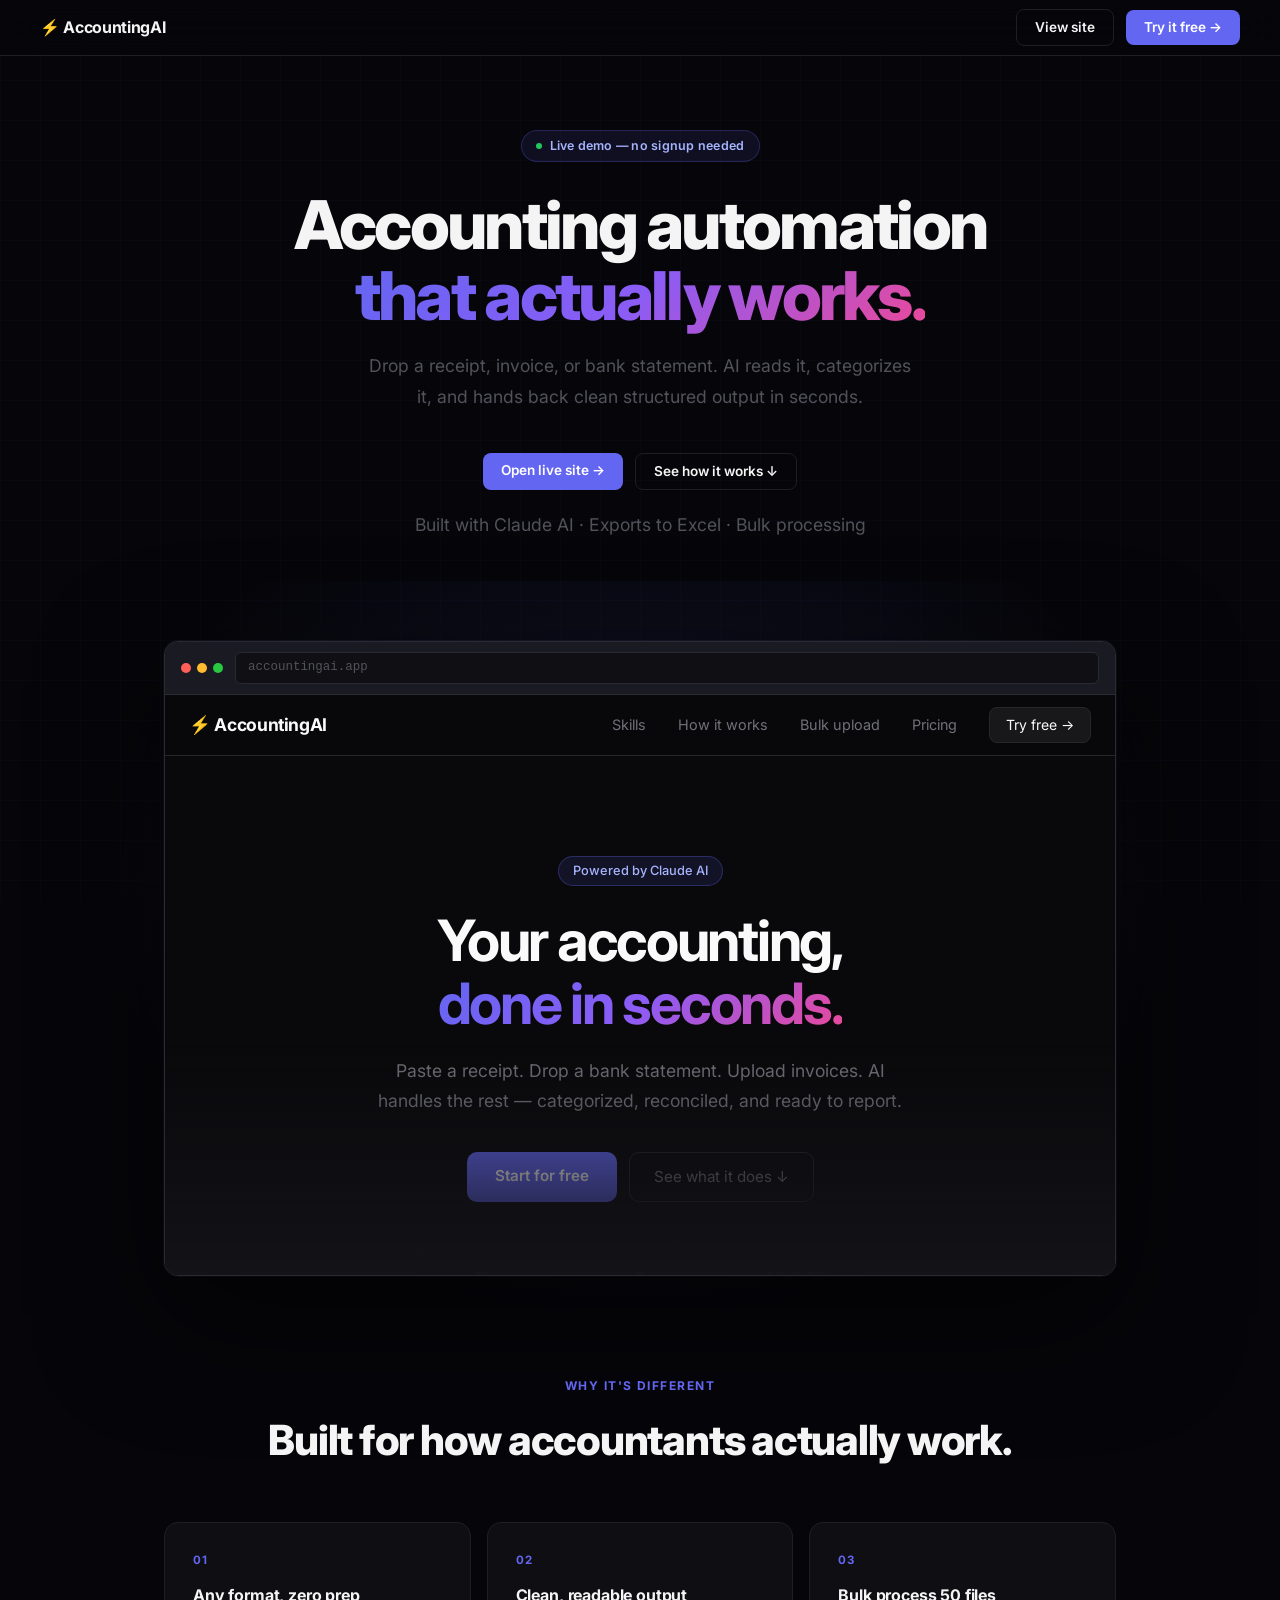
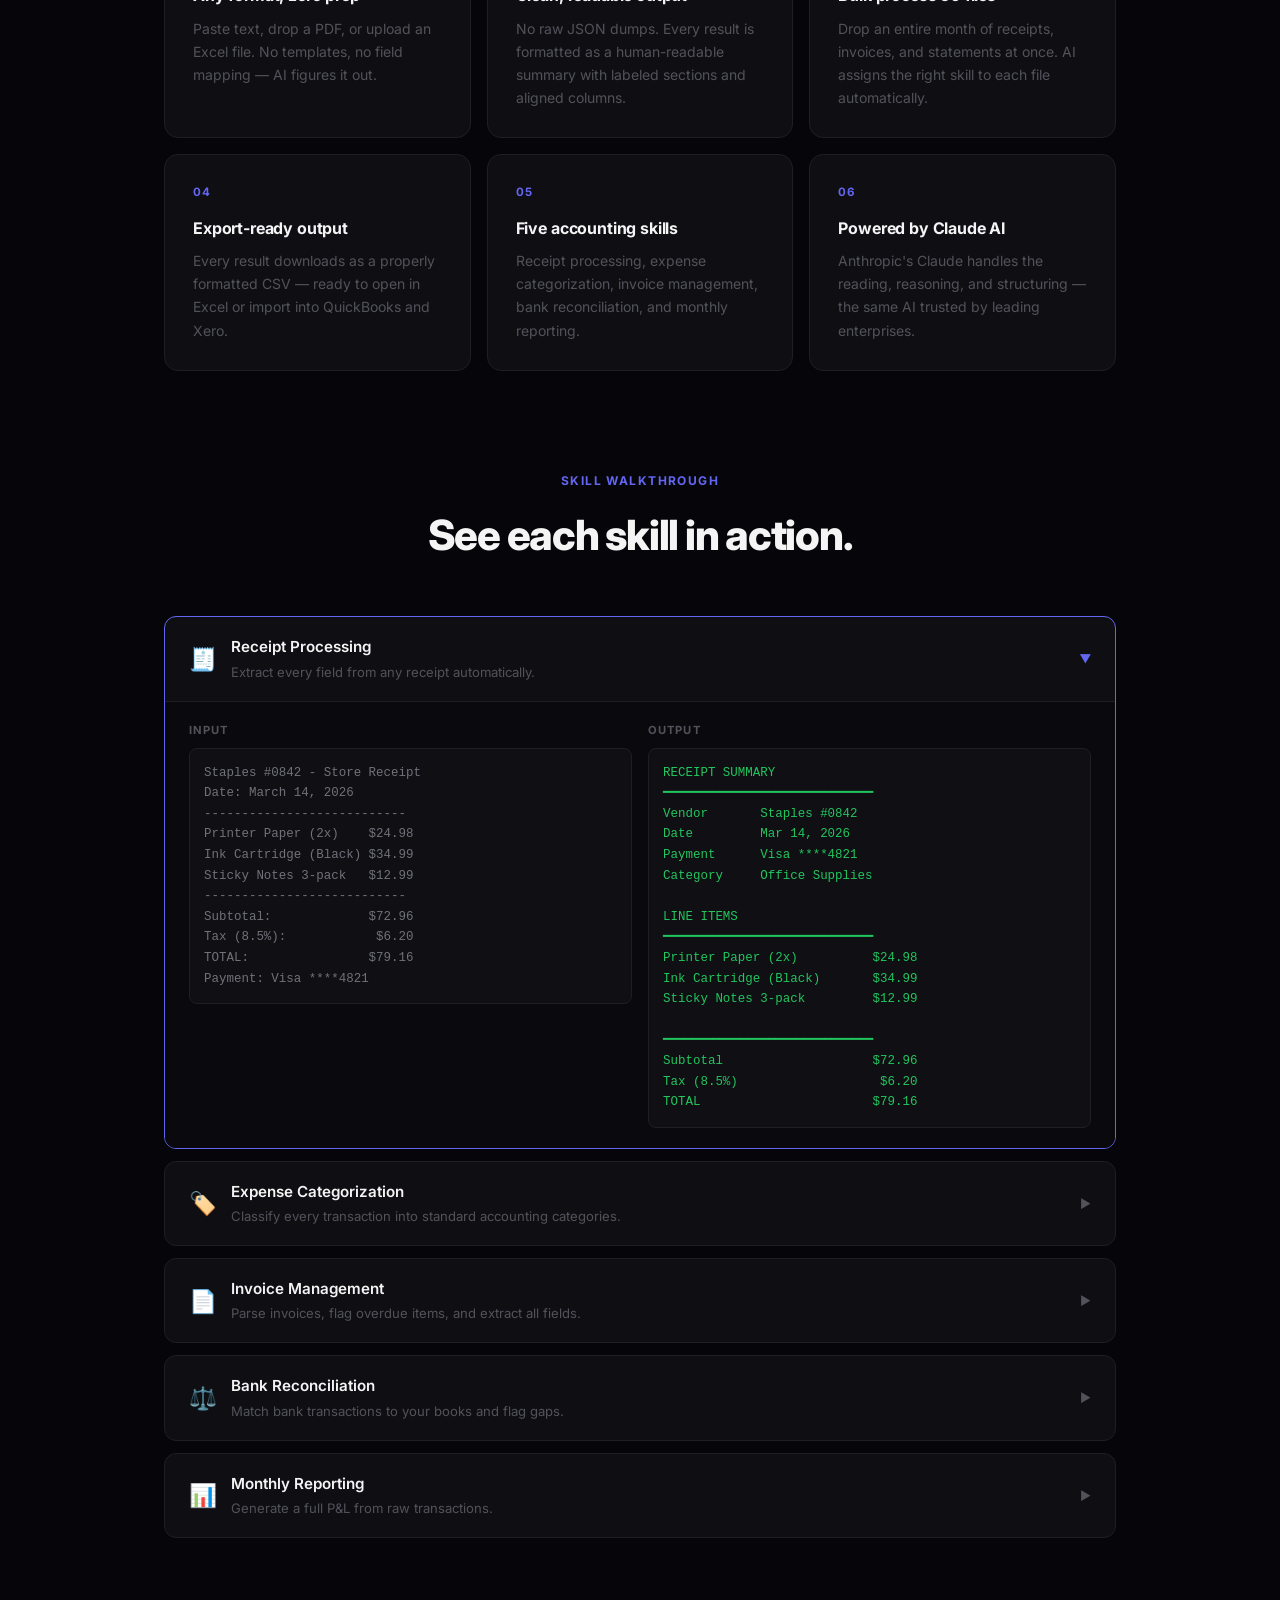
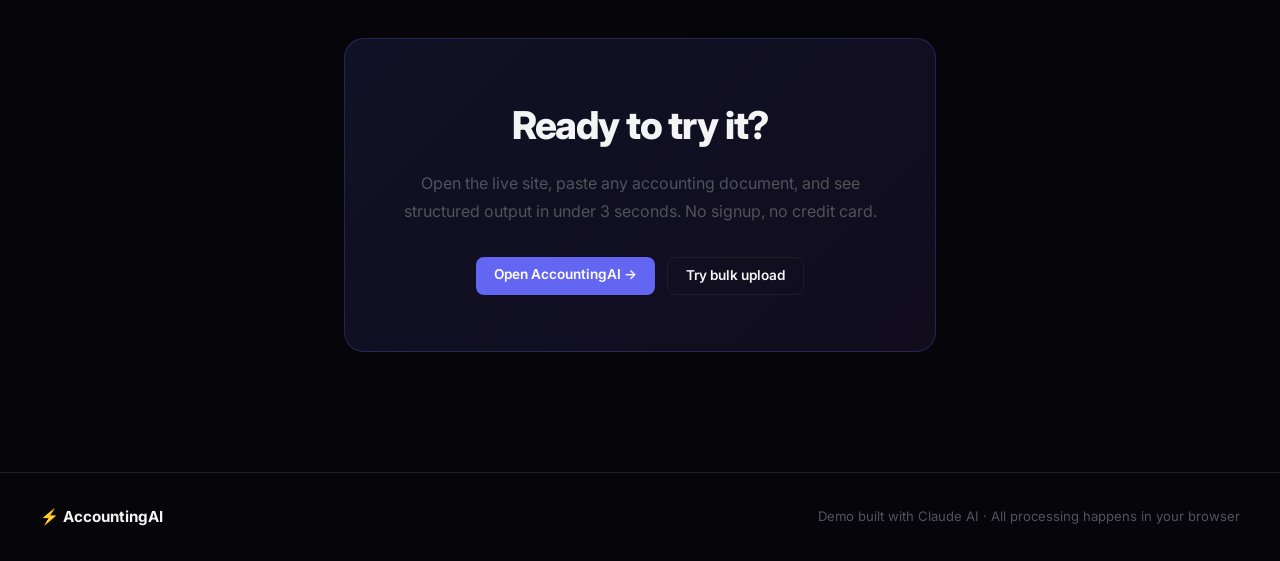
<file: demo.html>
<!DOCTYPE html>
<html lang="en">
<head>
  <meta charset="UTF-8" />
  <meta name="viewport" content="width=device-width, initial-scale=1.0" />
  <title>AccountingAI — Live Demo</title>
  <link rel="preconnect" href="https://fonts.googleapis.com" />
  <link href="https://fonts.googleapis.com/css2?family=Inter:wght@300;400;500;600;700;800&display=swap" rel="stylesheet" />
  <style>
    *, *::before, *::after { box-sizing: border-box; margin: 0; padding: 0; }

    :root {
      --bg: #06060a;
      --card: #0f0f13;
      --border: #1e1e24;
      --text: #f4f4f5;
      --muted: #52525b;
      --accent: #6366f1;
      --accent2: #8b5cf6;
      --green: #22c55e;
    }

    html { scroll-behavior: smooth; }
    body { font-family: 'Inter', sans-serif; background: var(--bg); color: var(--text); line-height: 1.6; overflow-x: hidden; }

    /* GRID BG */
    body::before {
      content: '';
      position: fixed;
      inset: 0;
      background-image: linear-gradient(rgba(99,102,241,0.03) 1px, transparent 1px), linear-gradient(90deg, rgba(99,102,241,0.03) 1px, transparent 1px);
      background-size: 40px 40px;
      pointer-events: none;
      z-index: 0;
    }

    /* NAV */
    nav {
      position: fixed;
      top: 0; left: 0; right: 0;
      z-index: 100;
      display: flex;
      align-items: center;
      justify-content: space-between;
      padding: 0 40px;
      height: 56px;
      background: rgba(6,6,10,0.8);
      backdrop-filter: blur(16px);
      border-bottom: 1px solid var(--border);
    }
    .nav-logo { font-weight: 700; font-size: 1rem; letter-spacing: -0.02em; }
    .nav-right { display: flex; gap: 12px; align-items: center; }
    .btn { padding: 7px 18px; border-radius: 8px; font-size: 0.85rem; font-weight: 600; cursor: pointer; text-decoration: none; font-family: inherit; transition: opacity 0.15s, transform 0.1s; border: none; display: inline-block; }
    .btn:hover { opacity: 0.85; transform: translateY(-1px); }
    .btn-outline { background: transparent; border: 1px solid var(--border); color: var(--text); }
    .btn-accent { background: var(--accent); color: #fff; }

    /* HERO */
    .hero {
      position: relative;
      z-index: 1;
      max-width: 900px;
      margin: 0 auto;
      padding: 130px 24px 60px;
      text-align: center;
    }
    .eyebrow {
      display: inline-flex;
      align-items: center;
      gap: 8px;
      background: rgba(99,102,241,0.1);
      border: 1px solid rgba(99,102,241,0.25);
      color: #a5b4fc;
      font-size: 0.78rem;
      font-weight: 600;
      padding: 5px 14px;
      border-radius: 100px;
      margin-bottom: 28px;
      letter-spacing: 0.02em;
    }
    .dot { width: 6px; height: 6px; border-radius: 50%; background: var(--green); animation: pulse 2s infinite; }
    @keyframes pulse { 0%,100%{opacity:1} 50%{opacity:0.4} }
    .hero h1 { font-size: clamp(2.6rem, 6vw, 4.2rem); font-weight: 800; line-height: 1.05; letter-spacing: -0.04em; margin-bottom: 20px; }
    .grad { background: linear-gradient(135deg, #6366f1, #8b5cf6, #ec4899); -webkit-background-clip: text; -webkit-text-fill-color: transparent; background-clip: text; }
    .hero p { color: var(--muted); font-size: 1.1rem; max-width: 560px; margin: 0 auto 40px; line-height: 1.75; }
    .hero-btns { display: flex; gap: 12px; justify-content: center; flex-wrap: wrap; margin-bottom: 20px; }
    .hint { font-size: 0.78rem; color: var(--muted); }

    /* BROWSER MOCKUP */
    .mockup-wrap {
      position: relative;
      z-index: 1;
      max-width: 1000px;
      margin: 0 auto 100px;
      padding: 0 24px;
    }
    .mockup-glow {
      position: absolute;
      inset: -60px;
      background: radial-gradient(ellipse at 50% 40%, rgba(99,102,241,0.15) 0%, transparent 70%);
      pointer-events: none;
    }
    .browser {
      background: #131318;
      border: 1px solid #2a2a35;
      border-radius: 14px;
      overflow: hidden;
      box-shadow: 0 40px 120px rgba(0,0,0,0.6), 0 0 0 1px rgba(255,255,255,0.04);
      position: relative;
    }
    .browser-bar {
      background: #1a1a22;
      border-bottom: 1px solid #2a2a35;
      padding: 10px 16px;
      display: flex;
      align-items: center;
      gap: 12px;
    }
    .browser-dots { display: flex; gap: 6px; }
    .browser-dots span { width: 10px; height: 10px; border-radius: 50%; }
    .dot-red { background: #ff5f57; }
    .dot-yellow { background: #febc2e; }
    .dot-green { background: #28c840; }
    .browser-url {
      flex: 1;
      background: #0f0f14;
      border: 1px solid #2a2a35;
      border-radius: 6px;
      padding: 5px 12px;
      font-size: 0.78rem;
      color: var(--muted);
      font-family: 'SF Mono', monospace;
    }
    .browser-body { position: relative; }
    .browser-body iframe {
      width: 100%;
      height: 580px;
      border: none;
      display: block;
    }
    .browser-overlay {
      position: absolute;
      inset: 0;
      background: linear-gradient(to bottom, transparent 60%, #131318 100%);
      pointer-events: none;
    }

    /* FEATURES */
    .features {
      position: relative;
      z-index: 1;
      max-width: 1000px;
      margin: 0 auto;
      padding: 0 24px 100px;
    }
    .features-label { text-align: center; font-size: 0.75rem; font-weight: 700; letter-spacing: 0.12em; text-transform: uppercase; color: var(--accent); margin-bottom: 12px; }
    .features h2 { text-align: center; font-size: clamp(1.8rem, 4vw, 2.6rem); font-weight: 800; letter-spacing: -0.03em; margin-bottom: 48px; }
    .features-grid { display: grid; grid-template-columns: repeat(auto-fit, minmax(280px, 1fr)); gap: 16px; }
    .feature-card {
      background: var(--card);
      border: 1px solid var(--border);
      border-radius: 14px;
      padding: 28px;
      transition: border-color 0.2s, transform 0.15s;
    }
    .feature-card:hover { border-color: rgba(99,102,241,0.35); transform: translateY(-2px); }
    .feature-num { font-size: 0.72rem; font-weight: 700; color: var(--accent); letter-spacing: 0.1em; margin-bottom: 14px; }
    .feature-card h3 { font-size: 1rem; font-weight: 700; margin-bottom: 8px; letter-spacing: -0.01em; }
    .feature-card p { font-size: 0.875rem; color: var(--muted); line-height: 1.65; }

    /* SKILLS WALKTHROUGH */
    .walkthrough {
      position: relative;
      z-index: 1;
      max-width: 1000px;
      margin: 0 auto;
      padding: 0 24px 100px;
    }
    .walkthrough-label { text-align: center; font-size: 0.75rem; font-weight: 700; letter-spacing: 0.12em; text-transform: uppercase; color: var(--accent); margin-bottom: 12px; }
    .walkthrough h2 { text-align: center; font-size: clamp(1.8rem, 4vw, 2.6rem); font-weight: 800; letter-spacing: -0.03em; margin-bottom: 48px; }
    .skills-row { display: flex; flex-direction: column; gap: 12px; }
    .skill-item {
      background: var(--card);
      border: 1px solid var(--border);
      border-radius: 12px;
      overflow: hidden;
      cursor: pointer;
      transition: border-color 0.2s;
    }
    .skill-item.active { border-color: var(--accent); }
    .skill-head {
      display: flex;
      align-items: center;
      gap: 14px;
      padding: 18px 24px;
    }
    .skill-emoji { font-size: 1.4rem; flex-shrink: 0; }
    .skill-head-text h3 { font-size: 0.95rem; font-weight: 600; margin-bottom: 2px; }
    .skill-head-text p { font-size: 0.82rem; color: var(--muted); }
    .skill-chevron { margin-left: auto; color: var(--muted); font-size: 0.75rem; transition: transform 0.2s; }
    .skill-item.active .skill-chevron { transform: rotate(90deg); color: var(--accent); }
    .skill-body {
      display: none;
      border-top: 1px solid var(--border);
      background: #0a0a0e;
      padding: 20px 24px;
    }
    .skill-item.active .skill-body { display: block; }
    .skill-demo { display: grid; grid-template-columns: 1fr 1fr; gap: 16px; }
    .demo-col label { font-size: 0.7rem; font-weight: 700; text-transform: uppercase; letter-spacing: 0.1em; color: var(--muted); display: block; margin-bottom: 8px; }
    .demo-col pre { font-family: 'SF Mono', 'Fira Code', monospace; font-size: 0.78rem; line-height: 1.65; white-space: pre-wrap; background: #0f0f14; border: 1px solid var(--border); border-radius: 8px; padding: 14px; }
    .demo-col.input pre { color: #71717a; }
    .demo-col.output pre { color: var(--green); }
    @media (max-width: 600px) { .skill-demo { grid-template-columns: 1fr; } }

    /* CTA */
    .cta {
      position: relative;
      z-index: 1;
      max-width: 640px;
      margin: 0 auto;
      padding: 0 24px 120px;
      text-align: center;
    }
    .cta-card {
      background: linear-gradient(135deg, rgba(99,102,241,0.12), rgba(139,92,246,0.08));
      border: 1px solid rgba(99,102,241,0.25);
      border-radius: 20px;
      padding: 56px 40px;
    }
    .cta h2 { font-size: clamp(1.8rem, 4vw, 2.4rem); font-weight: 800; letter-spacing: -0.03em; margin-bottom: 14px; }
    .cta p { color: var(--muted); font-size: 1rem; margin-bottom: 32px; line-height: 1.7; }
    .cta-btns { display: flex; gap: 12px; justify-content: center; flex-wrap: wrap; }

    /* FOOTER */
    footer { position: relative; z-index: 1; border-top: 1px solid var(--border); padding: 32px 40px; display: flex; align-items: center; justify-content: space-between; flex-wrap: wrap; gap: 12px; }
    .footer-logo { font-weight: 700; font-size: 0.95rem; }
    footer p { color: var(--muted); font-size: 0.82rem; }
  </style>
</head>
<body>

  <nav>
    <div class="nav-logo">⚡ AccountingAI</div>
    <div class="nav-right">
      <a href="accounting-ai-bundle.html" target="_blank" class="btn btn-outline">View site</a>
      <a href="accounting-ai-bundle.html" target="_blank" class="btn btn-accent">Try it free →</a>
    </div>
  </nav>

  <!-- HERO -->
  <div class="hero">
    <div class="eyebrow"><span class="dot"></span> Live demo — no signup needed</div>
    <h1>Accounting automation<br /><span class="grad">that actually works.</span></h1>
    <p>Drop a receipt, invoice, or bank statement. AI reads it, categorizes it, and hands back clean structured output in seconds.</p>
    <div class="hero-btns">
      <a href="accounting-ai-bundle.html" target="_blank" class="btn btn-accent">Open live site →</a>
      <a href="#walkthrough" class="btn btn-outline">See how it works ↓</a>
    </div>
    <p class="hint">Built with Claude AI · Exports to Excel · Bulk processing</p>
  </div>

  <!-- BROWSER MOCKUP -->
  <div class="mockup-wrap">
    <div class="mockup-glow"></div>
    <div class="browser">
      <div class="browser-bar">
        <div class="browser-dots">
          <span class="dot-red"></span>
          <span class="dot-yellow"></span>
          <span class="dot-green"></span>
        </div>
        <div class="browser-url">accountingai.app</div>
      </div>
      <div class="browser-body">
        <iframe src="accounting-ai-bundle.html" title="AccountingAI live preview"></iframe>
        <div class="browser-overlay"></div>
      </div>
    </div>
  </div>

  <!-- FEATURES -->
  <div class="features">
    <div class="features-label">Why it's different</div>
    <h2>Built for how accountants actually work.</h2>
    <div class="features-grid">
      <div class="feature-card">
        <div class="feature-num">01</div>
        <h3>Any format, zero prep</h3>
        <p>Paste text, drop a PDF, or upload an Excel file. No templates, no field mapping — AI figures it out.</p>
      </div>
      <div class="feature-card">
        <div class="feature-num">02</div>
        <h3>Clean, readable output</h3>
        <p>No raw JSON dumps. Every result is formatted as a human-readable summary with labeled sections and aligned columns.</p>
      </div>
      <div class="feature-card">
        <div class="feature-num">03</div>
        <h3>Bulk process 50 files</h3>
        <p>Drop an entire month of receipts, invoices, and statements at once. AI assigns the right skill to each file automatically.</p>
      </div>
      <div class="feature-card">
        <div class="feature-num">04</div>
        <h3>Export-ready output</h3>
        <p>Every result downloads as a properly formatted CSV — ready to open in Excel or import into QuickBooks and Xero.</p>
      </div>
      <div class="feature-card">
        <div class="feature-num">05</div>
        <h3>Five accounting skills</h3>
        <p>Receipt processing, expense categorization, invoice management, bank reconciliation, and monthly reporting.</p>
      </div>
      <div class="feature-card">
        <div class="feature-num">06</div>
        <h3>Powered by Claude AI</h3>
        <p>Anthropic's Claude handles the reading, reasoning, and structuring — the same AI trusted by leading enterprises.</p>
      </div>
    </div>
  </div>

  <!-- SKILLS WALKTHROUGH -->
  <div class="walkthrough" id="walkthrough">
    <div class="walkthrough-label">Skill walkthrough</div>
    <h2>See each skill in action.</h2>
    <div class="skills-row" id="skills-row"></div>
  </div>

  <!-- CTA -->
  <div class="cta">
    <div class="cta-card">
      <h2>Ready to try it?</h2>
      <p>Open the live site, paste any accounting document, and see structured output in under 3 seconds. No signup, no credit card.</p>
      <div class="cta-btns">
        <a href="accounting-ai-bundle.html" target="_blank" class="btn btn-accent">Open AccountingAI →</a>
        <a href="accounting-ai-bundle.html#bulk" target="_blank" class="btn btn-outline">Try bulk upload</a>
      </div>
    </div>
  </div>

  <footer>
    <div class="footer-logo">⚡ AccountingAI</div>
    <p>Demo built with Claude AI · All processing happens in your browser</p>
  </footer>

  <script>
    const skills = [
      {
        emoji: '🧾',
        name: 'Receipt Processing',
        desc: 'Extract every field from any receipt automatically.',
        input: `Staples #0842 - Store Receipt
Date: March 14, 2026
---------------------------
Printer Paper (2x)    $24.98
Ink Cartridge (Black) $34.99
Sticky Notes 3-pack   $12.99
---------------------------
Subtotal:             $72.96
Tax (8.5%):            $6.20
TOTAL:                $79.16
Payment: Visa ****4821`,
        output: `RECEIPT SUMMARY
━━━━━━━━━━━━━━━━━━━━━━━━━━━━━━
Vendor       Staples #0842
Date         Mar 14, 2026
Payment      Visa ****4821
Category     Office Supplies

LINE ITEMS
━━━━━━━━━━━━━━━━━━━━━━━━━━━━━━
Printer Paper (2x)          $24.98
Ink Cartridge (Black)       $34.99
Sticky Notes 3-pack         $12.99

━━━━━━━━━━━━━━━━━━━━━━━━━━━━━━
Subtotal                    $72.96
Tax (8.5%)                   $6.20
TOTAL                       $79.16`
      },
      {
        emoji: '🏷️',
        name: 'Expense Categorization',
        desc: 'Classify every transaction into standard accounting categories.',
        input: `Date,Merchant,Amount
2026-03-01,Uber Eats,48.20
2026-03-02,Delta Airlines,380.00
2026-03-03,Zoom Pro,15.99
2026-03-05,WeWork Monthly,800.00
2026-03-07,Staples,79.16
2026-03-10,AWS,142.50`,
        output: `Date        Merchant           Amount    Category
────────────────────────────────────────────────
2026-03-01  Uber Eats          $48.20    Meals & Entertainment
2026-03-02  Delta Airlines    $380.00    Travel
2026-03-03  Zoom Pro           $15.99    Software & Subscriptions
2026-03-05  WeWork Monthly    $800.00    Rent & Facilities
2026-03-07  Staples            $79.16    Office Supplies
2026-03-10  AWS               $142.50    Software & Subscriptions`
      },
      {
        emoji: '📄',
        name: 'Invoice Management',
        desc: 'Parse invoices, flag overdue items, and extract all fields.',
        input: `INVOICE #INV-2291
From: Design Studio LLC
To: Acme Corp
Due: 2026-03-01

Brand Redesign (40hrs @ $85)  $3,400.00
Logo Files & Assets             $400.00
Rush Fee (10%)                  $380.00
--------------------------------------
TOTAL DUE:                    $4,180.00`,
        output: `INVOICE SUMMARY
━━━━━━━━━━━━━━━━━━━━━━━━━━━━━━
Invoice #    INV-2291
Vendor       Design Studio LLC
Client       Acme Corp
Due          Mar 1, 2026
Status       ⚠️  OVERDUE — 18 days

LINE ITEMS
━━━━━━━━━━━━━━━━━━━━━━━━━━━━━━
Brand Redesign (40hrs @ $85) $3,400.00
Logo Files & Assets            $400.00
Rush Fee (10%)                 $380.00

━━━━━━━━━━━━━━━━━━━━━━━━━━━━━━
Subtotal                    $4,180.00
Tax                             $0.00
TOTAL DUE                   $4,180.00`
      },
      {
        emoji: '⚖️',
        name: 'Bank Reconciliation',
        desc: 'Match bank transactions to your books and flag gaps.',
        input: `BANK (March 2026):
03/01 Payroll           -$12,400.00
03/03 Client ACME        +$8,500.00
03/05 WeWork               -$800.00
03/09 Zoom (duplicate)      -$15.99
03/10 AWS                  -$142.50

BOOKS:
03/01 Payroll           -$12,400.00
03/05 WeWork Rent          -$800.00
03/10 AWS Cloud            -$142.50`,
        output: `RECONCILIATION SUMMARY — March 2026
══════════════════════════════════════

✅  3 transactions matched
⚠️  1 unmatched: Client ACME +$8,500 (not in books)
❌  1 DUPLICATE: Zoom Pro charged twice on 03/09

Matched:        $-13,342.50
Unmatched:       +$8,500.00
Duplicate:          -$15.99

Action required:
→ Book ACME payment
→ Dispute Zoom duplicate charge`
      },
      {
        emoji: '📊',
        name: 'Monthly Reporting',
        desc: 'Generate a full P&L from raw transactions.',
        input: `MARCH 2026 TRANSACTIONS

REVENUE:
Client ACME Corp      $8,500.00
Client Bright Ideas   $6,200.00
NorthStar LLC        $12,800.00
Retainer - FiveOaks   $4,500.00

EXPENSES:
Payroll              $12,400.00
WeWork Rent             $800.00
Office Supplies          $79.16
AWS + Zoom + Adobe      $213.48
Travel                  $380.00

FEB NET: $14,750.00`,
        output: `MONTHLY REPORT — March 2026
══════════════════════════════════

REVENUE
  Client ACME Corp          $8,500.00
  Client Bright Ideas       $6,200.00
  Client NorthStar LLC     $12,800.00
  Retainer - FiveOaks       $4,500.00
  ──────────────────────────────────
  Total Revenue            $32,000.00

EXPENSES
  Payroll                  $12,400.00
  Rent & Facilities           $800.00
  Office Supplies              $79.16
  Software                    $213.48
  Travel                      $380.00
  ──────────────────────────────────
  Total Expenses           $13,872.64

NET INCOME                 $18,127.36
February Net               $14,750.00
Month-over-Month            ▲ +22.9%`
      }
    ];

    const container = document.getElementById('skills-row');
    skills.forEach((s, i) => {
      const el = document.createElement('div');
      el.className = 'skill-item' + (i === 0 ? ' active' : '');
      el.innerHTML = `
        <div class="skill-head">
          <div class="skill-emoji">${s.emoji}</div>
          <div class="skill-head-text">
            <h3>${s.name}</h3>
            <p>${s.desc}</p>
          </div>
          <span class="skill-chevron">▶</span>
        </div>
        <div class="skill-body">
          <div class="skill-demo">
            <div class="demo-col input">
              <label>Input</label>
              <pre>${s.input}</pre>
            </div>
            <div class="demo-col output">
              <label>Output</label>
              <pre>${s.output}</pre>
            </div>
          </div>
        </div>
      `;
      el.querySelector('.skill-head').addEventListener('click', () => {
        document.querySelectorAll('.skill-item').forEach(x => x.classList.remove('active'));
        el.classList.add('active');
      });
      container.appendChild(el);
    });
  </script>
</body>
</html>
</file>
